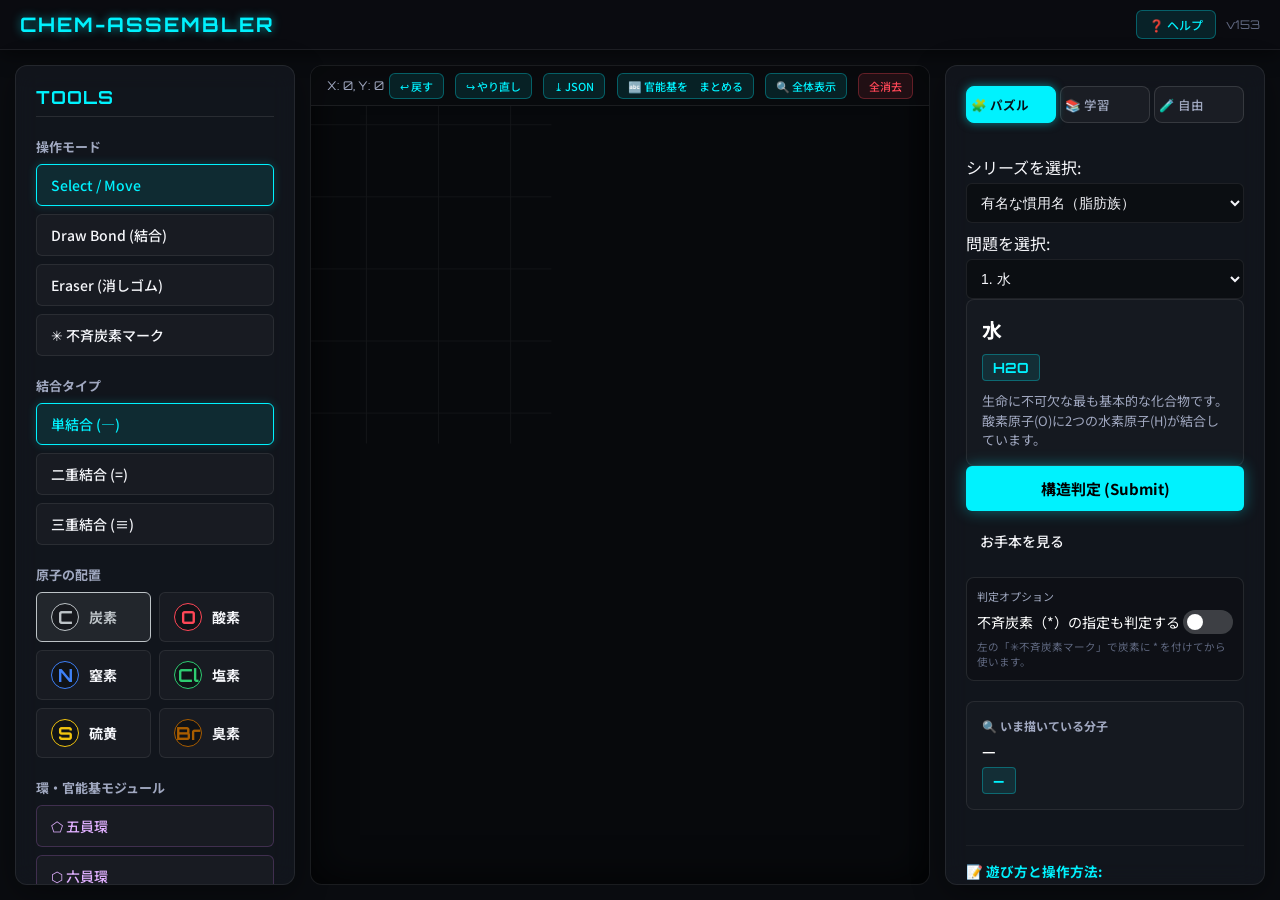
<file: index.html>
<!DOCTYPE html>
<html lang="ja">
<head>
    <meta charset="UTF-8">
    <meta name="viewport" content="width=device-width, initial-scale=1.0">
    <title>Chem-Assembler | 有機化学構造パズル</title>
    <link href="https://fonts.googleapis.com/css2?family=Orbitron:wght@400;700&family=Noto+Sans+JP:wght@300;400;700&display=swap" rel="stylesheet">
    <link rel="stylesheet" href="style.css?v=153">
    <script>
        // 予期しないJSエラーはUIをブロックするalertではなく、画面内トーストとconsoleに出す（開発方針 3.4章）
        window.onerror = function(message, source, lineno, colno, error) {
            console.error("JSエラー発生:", message, "\nファイル:", source, "行:", lineno, "\nスタック:", error ? error.stack : "(なし)");
            const resultDiv = document.getElementById('verify-result');
            if (resultDiv) {
                resultDiv.textContent = "エラーが発生しました: " + message + " (" + lineno + "行目)";
                resultDiv.className = 'result-message error';
                resultDiv.classList.remove('hidden');
            }
            return false;
        };
    </script>
</head>
<body>
    <div id="app-container">
        <!-- ヘッダー -->
        <header>
            <div class="logo">CHEM-ASSEMBLER</div>
            <button id="btn-help" class="view-btn" style="margin-left:auto; margin-right:10px; font-size:12px; padding:5px 12px;" title="操作ガイド（デモ再生）">❓ ヘルプ</button>
            <div class="version">v153</div>
        </header>

        <!-- スマホ用: 右パネル（お題・設定）シートのバックドロップ（P11 M1。開閉トグルはリボン内） -->
        <div id="sheet-backdrop" class="mobile-only"></div>

        <!-- メインコンテンツ領域 -->
        <main>
            <!-- 左パネル: ツールと原子パレット -->
            <section id="left-panel" class="glass-panel">
                <h2>TOOLS</h2>
                <div class="tool-group">
                    <h3>操作モード</h3>
                    <div class="grid-buttons">
                        <button id="btn-tool-select" class="tool-btn active" data-tool="select" data-tutorial="place-atom">Select / Move</button>
                        <button id="btn-tool-bond" class="tool-btn" data-tool="bond">Draw Bond (結合)</button>
                        <button id="btn-tool-erase" class="tool-btn" data-tool="erase" data-tutorial="bond-edit">Eraser (消しゴム)</button>
                        <button id="btn-asym-mark" class="tool-btn" title="ONにして不斉炭素（C）をクリックすると * を付けます">✳ 不斉炭素マーク</button>
                    </div>
                </div>

                <div class="tool-group" id="bond-type-group">
                    <h3>結合タイプ</h3>
                    <div class="grid-buttons">
                        <button id="btn-bond-single" class="bond-btn active" data-bond="1">単結合 (—)</button>
                        <button id="btn-bond-double" class="bond-btn" data-bond="2" data-tutorial="bond-edit">二重結合 (=)</button>
                        <button id="btn-bond-triple" class="bond-btn" data-bond="3">三重結合 (≡)</button>
                    </div>
                </div>

                <div class="tool-group">
                    <h3>原子の配置</h3>
                    <div class="atom-palette">
                        <button class="atom-btn atom-c active" data-atom="C"><span>C</span> 炭素</button>
                        <button class="atom-btn atom-o" data-atom="O"><span>O</span> 酸素</button>
                        <button class="atom-btn atom-n" data-atom="N"><span>N</span> 窒素</button>
                        <button class="atom-btn atom-cl" data-atom="Cl"><span>Cl</span> 塩素</button>
                        <button class="atom-btn atom-s" data-atom="S" title="硫黄は6価（スルホ基 -SO3H 用）として扱います。H2Sやチオール（2価のS）は正しく表現できません。"><span>S</span> 硫黄</button>
                        <button class="atom-btn atom-br" data-atom="Br"><span>Br</span> 臭素</button>
                    </div>
                </div>

                <div class="tool-group">
                    <h3>環・官能基モジュール</h3>
                    <div class="module-palette">
                        <button class="mod-btn" data-module="cyclopentane">⬠ 五員環</button>
                        <button class="mod-btn" data-module="cyclohexane">⬡ 六員環</button>
                        <button class="mod-btn" data-module="benzene" data-tutorial="ring-fusion">⌬ ベンゼン環</button>
                        <button class="mod-btn" data-module="n-ring">◯ 任意員環</button>
                        <button class="mod-btn" data-module="oh" data-tutorial="functional-group">-OH ヒドロキシ基</button>
                        <button class="mod-btn" data-module="cooh">-COOH カルボキシ基</button>
                        <button class="mod-btn" data-module="nh2">-NH₂ アミノ基</button>
                        <button class="mod-btn" data-module="no2">-NO₂ ニトロ基</button>
                        <button class="mod-btn" data-module="so3h" title="スルホ基。硫黄は6価として扱います">-SO₃H スルホ基</button>
                    </div>
                </div>
            </section>

            <!-- 中央パネル: SVGドラッグ＆ドロップ/描画キャンバス -->
            <section id="canvas-container">
                <div class="canvas-header">
                    <span id="coord-display">X: 0, Y: 0</span>
                    <button id="btn-undo" class="view-btn" title="元に戻す (Ctrl+Z)">↩ 戻す</button>
                    <button id="btn-redo" class="view-btn" title="やり直す (Ctrl+Y)">↪ やり直し</button>
                    <button id="btn-export-json" class="view-btn" title="現在の分子を問題データ(stages/reactions)用のJSONとしてクリップボードにコピーします（コンテンツ制作用）">⤓ JSON</button>
                    <button id="btn-condense" class="view-btn" title="-COOH や -NO₂ などの官能基を、1つのカードにまとめて表示します（作図データは変わりません）">🔤 官能基を　まとめる</button>
                    <button id="btn-reset-view" class="view-btn" data-tutorial="view-control">🔍 全体表示</button>
                    <button id="btn-clear-all" class="danger-btn">全消去</button>
                    <!-- スマホ用: 右パネル（お題・設定）シートの開閉トグル。縦ではfixedの浮動ボタン、
                         横ではリボン列の最下段として流し込む（P11-M3f） -->
                    <button id="mobile-sheet-toggle" class="mobile-only" aria-label="お題・設定パネルを開く">☰ お題・設定</button>
                </div>
                <div id="svg-wrapper">
                    <!-- SVGで分子をベクター描画 -->
                    <svg id="chem-svg" width="100%" height="100%" viewBox="0 0 800 600" xmlns="http://www.w3.org/2000/svg">
                        <!-- グリッド背景パターン -->
                        <defs>
                            <!-- グリッド間隔はスナップ格子 GRID_SIZE (game.js) = 42px と一致させること -->
                            <pattern id="grid-pattern" width="42" height="42" patternUnits="userSpaceOnUse">
                                <path d="M 42 0 L 0 0 0 42" fill="none" stroke="rgba(255, 255, 255, 0.05)" stroke-width="1"/>
                            </pattern>
                            <!-- 反応機構の巻矢印用の矢尻（pair=電子対の両羽 / single=単電子の片羽） -->
                            <marker id="arrow-head-pair" viewBox="0 0 10 10" refX="8" refY="5" markerWidth="6.5" markerHeight="6.5" orient="auto-start-reverse">
                                <path d="M 0 0 L 10 5 L 0 10 z" fill="#ff2a85"/>
                            </marker>
                            <marker id="arrow-head-single" viewBox="0 0 10 10" refX="8" refY="5" markerWidth="7" markerHeight="7" orient="auto-start-reverse">
                                <path d="M 0 0 L 10 5 L 2 5 z" fill="#ff2a85"/>
                            </marker>
                        </defs>
                        <rect width="100%" height="100%" fill="url(#grid-pattern)" />
                        
                        <!-- 結合線を描画するグループ -->
                        <g id="bonds-group"></g>
                        <!-- 原子（および自動水素）を描画するグループ -->
                        <g id="atoms-group"></g>
                        <!-- 反応機構モードの巻矢印を描画するグループ -->
                        <g id="arrows-group"></g>
                        <!-- 操作用インタラクティブ要素を描画するグループ -->
                        <g id="ui-group"></g>
                    </svg>
                    <!-- 異性体練習の答え合わせ（並べて比較）オーバーレイ（P12-1 調整） -->
                    <div id="ip-review-overlay" class="hidden"></div>
                </div>
                <!-- モバイル用: 右パネルが隠れていても化合物名が見えるチップ（パズル/自由。P11-M3c） -->
                <div id="mobile-name-chip" class="mobile-only"></div>
            </section>

            <!-- 右パネル: モード別のお題・道具（P10 M1） -->
            <section id="right-panel" class="glass-panel">
                <button id="sheet-close" class="mobile-only" aria-label="パネルを閉じる">✕ 閉じる</button>
                <!-- モード切替タブ -->
                <div id="mode-tabs">
                    <button class="mode-tab active" data-mode="puzzle" title="お題の分子を組んで正誤判定">🧩 パズル</button>
                    <button class="mode-tab" data-mode="learn" title="反応機構・チュートリアル・クイズで学ぶ">📚 学習</button>
                    <button class="mode-tab" data-mode="free" title="お題なしで自由に組んで反応・分析">🧪 自由</button>
                </div>

                <!-- ===== 🧩 パズルモード ===== -->
                <div data-modes="puzzle">
                    <div class="stage-select-box" style="display:flex; flex-direction:column; gap:8px;">
                        <div>
                            <label for="select-series">シリーズを選択:</label>
                            <select id="select-series" style="width:100%; margin-top:4px;"></select>
                        </div>
                        <div>
                            <label for="select-stage">問題を選択:</label>
                            <select id="select-stage" style="width:100%; margin-top:4px;"></select>
                        </div>
                    </div>

                    <div id="target-info" class="card">
                        <h3 id="target-name">酢酸</h3>
                        <div class="formula-badge" id="target-formula">CH₃COOH</div>
                        <p id="target-desc">お酢の主成分であり、ツンとする酸っぱい臭いの原因物質です。弱酸性を示します。</p>
                    </div>

                    <div class="action-box" style="display:flex; flex-direction:column; gap:10px;">
                        <button id="btn-verify" class="primary-btn">構造判定 (Submit)</button>
                        <button id="btn-show-target" class="secondary-btn" style="background:var(--color-bg); border:1px solid var(--color-cyan); color:var(--color-cyan); text-shadow:0 0 5px var(--color-cyan); cursor:pointer;">お手本を見る</button>
                        <!-- 判定オプション（P10 M2） -->
                        <div style="margin-top:6px; padding:10px; border:1px solid rgba(255,255,255,0.1); border-radius:8px; background:rgba(0,0,0,0.2);">
                            <div style="font-size:11px; color:var(--text-secondary); margin-bottom:6px;">判定オプション</div>
                            <div class="toggle-container" style="display:flex; align-items:center; justify-content:space-between;">
                                <span style="font-size:0.88rem; color:#fff;">不斉炭素（*）の指定も判定する</span>
                                <label class="switch" style="position:relative; display:inline-block; width:50px; height:24px; flex-shrink:0;">
                                    <input type="checkbox" id="check-judge-asymmetric" style="opacity:0; width:0; height:0;">
                                    <span class="slider" style="position:absolute; cursor:pointer; top:0; left:0; right:0; bottom:0; background-color:#ccc; transition:.4s; border-radius:34px;"></span>
                                </label>
                            </div>
                            <div style="font-size:10.5px; color:var(--text-muted); margin-top:5px; line-height:1.5;">左の「✳不斉炭素マーク」で炭素に * を付けてから使います。</div>
                        </div>
                    </div>
                </div>

                <!-- 判定結果・トースト表示（全モード共通） -->
                <div id="verify-result" class="result-message hidden"></div>

                <!-- ===== 📚 学習モード ===== -->
                <div data-modes="learn">
                    <div class="action-box" style="display:flex; flex-direction:column; gap:10px;">
                        <button id="btn-quiz" class="secondary-btn" style="background:var(--color-bg); border:1px solid var(--neon-purple); color:#e0b0ff; cursor:pointer;">🎓 同じ化合物？クイズ</button>
                        <button id="btn-naming" class="secondary-btn" style="background:var(--color-bg); border:1px solid var(--neon-purple); color:#e0b0ff; cursor:pointer;">📝 命名クイズ</button>
                    </div>
                    <!-- 異性体の書き出し練習（DESIGN_isomer_practice.md P12-1） -->
                    <div id="isomer-practice-card" class="card" style="gap:8px;">
                        <h3 style="font-size:13px; color:var(--text-secondary);">✏️ 異性体の書き出し練習</h3>
                        <div id="ip-body"></div>
                    </div>
                    <!-- 反応機構ビューア（DESIGN_reaction_mechanism.md） -->
                    <div id="reaction-box" class="card">
                    <h3 style="font-size:13px; color:var(--text-secondary);">⚗️ 反応機構ビューア</h3>
                    <div class="toggle-container" style="display:flex; align-items:center; justify-content:space-between; padding:8px 10px; border:1px solid rgba(255,255,255,0.1); border-radius:8px; background:rgba(0,0,0,0.2);">
                        <span style="font-size:0.9rem; color:#fff;">反応機構モード</span>
                        <label class="switch" style="position:relative; display:inline-block; width:50px; height:24px;">
                            <input type="checkbox" id="check-reaction-mode" style="opacity:0; width:0; height:0;">
                            <span class="slider" style="position:absolute; cursor:pointer; top:0; left:0; right:0; bottom:0; background-color:#ccc; transition:.4s; border-radius:34px;"></span>
                        </label>
                    </div>
                    <select id="select-reaction" style="width:100%;"></select>
                    <div id="reaction-controls" style="display:flex; gap:6px; justify-content:center;">
                        <button id="btn-rx-restart" class="view-btn" title="最初から">🔄</button>
                        <button id="btn-rx-prev" class="view-btn" title="前のステップ">⏮</button>
                        <button id="btn-rx-play" class="view-btn" title="再生 / 一時停止">▶</button>
                        <button id="btn-rx-next" class="view-btn" title="次のステップ">⏭</button>
                    </div>
                    <div id="reaction-step-label" style="text-align:center; font-size:11px; color:var(--text-muted); font-family:var(--font-code);"></div>
                    <p id="reaction-caption" style="font-size:12px; color:var(--text-secondary); line-height:1.5; min-height:1em; margin:0;"></p>
                    <button id="btn-rx-predict" class="primary-btn" style="padding:8px; font-size:13px;">🎯 生成物を予測する</button>
                    <button id="btn-rx-judge" class="primary-btn hidden" style="padding:8px; font-size:13px;">予測を判定</button>
                    <button id="btn-rx-cancel-predict" class="view-btn hidden" style="width:100%;">予測をやめて再生に戻る</button>
                    </div>
                </div>

                <!-- 化合物名・分子式のライブ表示（P7-6。パズル＝補助 / 自由＝主役） -->
                <div id="compound-info" class="card" data-modes="puzzle free" style="gap:6px;">
                    <h3 style="font-size:12px; color:var(--text-secondary);">🔍 いま描いている分子</h3>
                    <div id="compound-name" style="font-size:15px; color:#fff; font-weight:bold;">—</div>
                    <div id="compound-formula" class="formula-badge">—</div>
                </div>

                <!-- ===== 🧪 自由モード ===== -->
                <div data-modes="free">
                    <!-- この分子の反応（P9-1: プロパティ表示・反応実行・名称呼び出し） -->
                    <div id="reaction-card" class="card" style="gap:6px;">
                        <h3 style="font-size:12px; color:var(--text-secondary);">⚗ この分子の反応</h3>
                        <div id="molecule-props" style="font-size:12px; line-height:1.5; color:var(--text-primary);">分子を作図するか、下の検索から呼び出すと分類が表示されます。</div>
                        <div id="reaction-actions" style="display:flex; flex-direction:column; gap:5px;"></div>
                        <button id="btn-isomers" class="view-btn" style="font-size:12px; padding:6px 8px;">📚 同じ分子式の異性体を調べる</button>
                        <button id="btn-stereo" class="view-btn" style="font-size:12px; padding:6px 8px;">🧊 立体で見る（くさび図）</button>
                        <label style="font-size:11px; color:var(--text-secondary);">名称から分子を呼び出す:
                            <input id="summon-input" list="summon-list" data-tutorial="reaction" placeholder="例: エタノール"
                                   style="width:100%; margin-top:4px; padding:5px; background:rgba(0,0,0,0.3); color:var(--text-primary); border:1px solid var(--border-color); border-radius:4px;">
                            <datalist id="summon-list"></datalist>
                        </label>
                    </div>
                </div>

                <div class="hint-box" style="margin-top: 15px; font-size: 0.85rem; line-height: 1.5; color: var(--text-secondary);">
                    <h4 style="color: var(--neon-blue); margin-bottom: 8px;">📝 遊び方と操作方法:</h4>
                    <ul style="padding-left: 18px; margin: 0; display: flex; flex-direction: column; gap: 6px;">
                        <li><strong>原子の配置</strong>：元素（C, O等）を選択し、キャンバス上の半透明プレビューの箇所をクリックして確定配置します。複数の原子と隣接できる位置では、プレビューに表示された結合が<strong>すべて</strong>作られます（環を閉じられます。不要な結合は右クリックで削除）。環の原子に2本目の側鎖を付けると、1本目と対称（±30°）に自動で振り分けられます（オレンジの点線が移動先）。</li>
                        <li><strong>原子・結合の削除</strong>：
                            <ul style="padding-left: 15px; margin: 4px 0 0 0; list-style-type: circle;">
                                <li>原子または結合線を<strong>「右クリック」</strong>します（PCで最もすばやく消去できます）。</li>
                                <li>または、現在選択中の元素と<strong>「同じ元素を重ねてクリック」</strong>します。</li>
                                <li>または、ツールバーの<strong>「消しゴム（Erase）」</strong>を選択して、原子や結合線をクリック（タップ）します。</li>
                                <li><strong>タッチ操作</strong>：結合線を<strong>長押し（約0.5秒）</strong>または<strong>すばやく2回タップ</strong>しても削除できます。</li>
                            </ul>
                        </li>
                        <li><strong>結合を繋ぐ・次数変更</strong>：
                            <ul style="padding-left: 15px; margin: 4px 0 0 0; list-style-type: circle;">
                                <li>「結合を描く（Draw Bond）」を選択し、原子から隣の原子へドラッグして繋ぎます。</li>
                                <li>既存の結合線をシングルクリックすると、次数がトグル（単結合➔二重結合➔三重結合）で変わります。</li>
                                <li><strong>結合線を軸方向にドラッグ</strong>すると結合を<strong>伸縮</strong>できます（グリッド単位）。スペースが足りないときは伸ばして空間を作ってから枝を付けます。環につながる結合を伸ばすと環ごと移動します（環の内部の結合は伸縮不可）。</li>
                            </ul>
                        </li>
                        <li><strong>不斉炭素の指定</strong>：
                            <ul style="padding-left: 15px; margin: 4px 0 0 0; list-style-type: circle;">
                                <li>「不斉炭素マークモード」をONにして、不斉炭素（C）をクリックして <span style="color:var(--neon-pink);">*</span> を付けます。</li>
                            </ul>
                        </li>
                        <li><strong>元に戻す / やり直し</strong>：Ctrl+Z で元に戻す、Ctrl+Y（または Ctrl+Shift+Z）でやり直しできます。</li>
                        <li><strong>硫黄（S）についての注意</strong>：本アプリのSは<strong>6価（スルホ基 -SO₃H 用）</strong>として扱います。H₂Sやチオールなど2価のS化合物は正しく表現できません。</li>
                    </ul>
                </div>
            </section>
        </main>
    </div>

    <!-- 勝利モーダル -->
    <div id="win-modal" class="modal-overlay hidden">
        <div class="modal-content">
            <h2 class="neon-text animate-pulse">🎉 CLEAR!</h2>
            <p>分子構造が正しく組み立てられました！</p>
            <div id="win-mol-details" class="card"></div>
            <button id="btn-next-stage" class="primary-btn">次のステージへ</button>
        </div>
    </div>

    <!-- お手本モーダル -->
    <div id="target-modal" class="modal-overlay hidden">
        <div class="modal-content" style="max-width: 450px; text-align: center;">
            <h2 class="neon-text" style="color:var(--color-cyan); text-shadow:0 0 10px var(--color-cyan);">🔬 お手本（正解構造）</h2>
            <p>※結合している水素(H)は自動的に描画されます。</p>
            <div id="target-svg-wrapper" style="width: 320px; height: 320px; margin: 20px auto; border: 1px solid rgba(255,255,255,0.15); border-radius: 12px; background: rgba(15,20,28,0.85); box-shadow: inset 0 0 20px rgba(0,0,0,0.6);">
                <svg id="target-svg" width="100%" height="100%" viewBox="0 0 400 400" xmlns="http://www.w3.org/2000/svg">
                    <g id="target-bonds"></g>
                    <g id="target-atoms"></g>
                </svg>
            </div>
            <button id="btn-close-target" class="primary-btn">閉じる</button>
        </div>
    </div>

    <!-- 同じ化合物？クイズモーダル（P8-3） -->
    <div id="quiz-modal" class="modal-overlay hidden">
        <div class="modal-content" style="max-width: 780px;">
            <h2 class="neon-text" style="color:#e0b0ff; text-shadow:0 0 10px var(--neon-purple); font-size:24px;">🎓 同じ化合物？</h2>
            <p style="font-size:13px; color:var(--text-secondary);">2つの図は同じ化合物ですか？（水素は自動補完で描かれています）</p>
            <div style="display:flex; gap:14px; justify-content:center; flex-wrap:wrap; font-size:12px; color:var(--text-secondary);">
                <label>出題範囲: <select id="quiz-series" style="padding:4px; background:rgba(0,0,0,0.3); color:var(--text-primary); border:1px solid var(--border-color); border-radius:4px;"></select></label>
                <label>崩し方: <select id="quiz-strength" style="padding:4px; background:rgba(0,0,0,0.3); color:var(--text-primary); border:1px solid var(--border-color); border-radius:4px;">
                    <option value="0">弱（回転・反転のみ）</option>
                    <option value="1" selected>標準</option>
                    <option value="2">強</option>
                </select></label>
            </div>
            <div style="display:flex; gap:12px; justify-content:center; flex-wrap:wrap;">
                <svg id="quiz-svg-a" width="320" height="250" style="background:rgba(15,20,28,0.85); border:1px solid rgba(255,255,255,0.15); border-radius:12px;">
                    <g class="quiz-bonds"></g><g class="quiz-atoms"></g>
                </svg>
                <svg id="quiz-svg-b" width="320" height="250" style="background:rgba(15,20,28,0.85); border:1px solid rgba(255,255,255,0.15); border-radius:12px;">
                    <g class="quiz-bonds"></g><g class="quiz-atoms"></g>
                </svg>
            </div>
            <div style="display:flex; gap:10px;">
                <button id="btn-quiz-same" class="primary-btn">同じ</button>
                <button id="btn-quiz-diff" class="primary-btn" style="background:var(--neon-orange); box-shadow:0 0 15px rgba(255,165,2,0.4);">違う</button>
            </div>
            <div id="quiz-result" style="min-height:3.2em; font-size:13px; line-height:1.5; text-align:left; white-space:pre-line;"></div>
            <div style="display:flex; gap:10px;">
                <button id="btn-quiz-next" class="view-btn" style="flex:1; padding:10px;">▶ 次の問題</button>
                <button id="btn-quiz-close" class="view-btn" style="flex:1; padding:10px;">閉じる</button>
            </div>
            <div id="quiz-score" style="font-size:12px; color:var(--text-muted); font-family:var(--font-code);"></div>
        </div>
    </div>

    <!-- 立体対照ビューモーダル（P7-5-M1: sp3炭素の局所くさび図） -->
    <div id="stereo-modal" class="modal-overlay hidden">
        <div class="modal-content" style="max-width: 430px;">
            <h2 class="neon-text" style="font-size:21px; color:var(--color-cyan); text-shadow:0 0 10px var(--color-cyan);">🧊 実際の立体構造（くさび形表記）</h2>
            <svg id="stereo-svg" width="330" height="300" viewBox="-165 -150 330 300" style="background:rgba(15,20,28,0.85); border:1px solid rgba(255,255,255,0.15); border-radius:12px; max-width:100%;"></svg>
            <p id="stereo-caption" style="font-size:12.5px; color:var(--text-secondary); line-height:1.6; text-align:left; white-space:pre-line; margin:0;"></p>
            <button id="btn-stereo-close" class="primary-btn">閉じる</button>
        </div>
    </div>

    <!-- チュートリアル（P9-6）: FAQ一覧・検索・デバイス切替 -->
    <div id="tutorial-modal" class="modal-overlay hidden">
        <div class="modal-content" style="max-width: 500px;">
            <h2 class="neon-text" style="font-size:20px; color:var(--color-cyan); text-shadow:0 0 10px var(--color-cyan);">❓ 操作ガイド</h2>
            <div style="display:flex; gap:8px; width:100%;">
                <input id="tutorial-search" placeholder="検索（例: 縮合、切断）" style="flex:1; padding:6px 8px; background:rgba(0,0,0,0.3); color:var(--text-primary); border:1px solid var(--border-color); border-radius:4px;">
                <select id="tutorial-device" title="操作デバイス（字幕の文言が変わります）" style="padding:6px; background:rgba(0,0,0,0.3); color:var(--text-primary); border:1px solid var(--border-color); border-radius:4px;">
                    <option value="mouse">マウス</option>
                    <option value="trackpad">タッチパッド</option>
                    <option value="touch">タッチパネル</option>
                </select>
            </div>
            <div id="tutorial-list" style="display:flex; flex-direction:column; gap:6px; width:100%; max-height:55vh; overflow-y:auto;"></div>
            <p style="font-size:11px; color:var(--text-muted); margin:0;">デモは実際のキャンバス上で再生されます。再生前の作図は終了時に復元されます（Escで中断できます）。</p>
            <button id="btn-tutorial-close" class="primary-btn">閉じる</button>
        </div>
    </div>

    <!-- 学習ビュー: 構造異性体の列挙と解説（P9-3） -->
    <div id="learn-modal" class="modal-overlay hidden">
        <div class="modal-content" style="max-width: 480px;">
            <h2 id="learn-title" class="neon-text" style="font-size:20px; color:var(--color-cyan); text-shadow:0 0 10px var(--color-cyan);">構造異性体</h2>
            <div id="learn-body" style="text-align:left; max-height:60vh; overflow-y:auto; width:100%;"></div>
            <button id="btn-learn-close" class="primary-btn">閉じる</button>
        </div>
    </div>

    <!-- 任意員環の員数選択モーダル（P7-4: prompt撲滅） -->
    <div id="nring-modal" class="modal-overlay hidden">
        <div class="modal-content" style="max-width: 360px;">
            <h2 class="neon-text" style="font-size:22px; color:var(--neon-blue); text-shadow:0 0 10px var(--neon-blue);">◯ 環の員数を選択</h2>
            <div id="nring-choices" style="display:grid; grid-template-columns:repeat(3, 1fr); gap:8px;">
                <!-- 3〜8員環のボタンをJSで生成 -->
            </div>
            <button id="btn-nring-cancel" class="view-btn" style="padding:10px;">キャンセル</button>
        </div>
    </div>

    <!-- 命名クイズモーダル（P8-4） -->
    <div id="naming-modal" class="modal-overlay hidden">
        <div class="modal-content" style="max-width: 560px;">
            <h2 class="neon-text" style="color:#e0b0ff; text-shadow:0 0 10px var(--neon-purple); font-size:24px;">📝 この化合物の名前は？</h2>
            <p style="font-size:13px; color:var(--text-secondary);">わざと崩した描き方をしています。つながり方を読み取って名前を選んでください（水素は自動補完で描かれています）。</p>
            <div style="display:flex; gap:14px; justify-content:center; flex-wrap:wrap; font-size:12px; color:var(--text-secondary);">
                <label>出題範囲: <select id="naming-series" style="padding:4px; background:rgba(0,0,0,0.3); color:var(--text-primary); border:1px solid var(--border-color); border-radius:4px;"></select></label>
                <label>崩し方: <select id="naming-strength" style="padding:4px; background:rgba(0,0,0,0.3); color:var(--text-primary); border:1px solid var(--border-color); border-radius:4px;">
                    <option value="0">弱（回転・反転のみ）</option>
                    <option value="1" selected>標準</option>
                    <option value="2">強</option>
                </select></label>
            </div>
            <svg id="naming-svg" width="420" height="270" style="background:rgba(15,20,28,0.85); border:1px solid rgba(255,255,255,0.15); border-radius:12px; max-width:100%;">
                <g class="quiz-bonds"></g><g class="quiz-atoms"></g>
            </svg>
            <div id="naming-choices" style="display:grid; grid-template-columns:1fr 1fr; gap:8px;"></div>
            <div id="naming-result" style="min-height:3.2em; font-size:13px; line-height:1.5; text-align:left; white-space:pre-line;"></div>
            <div style="display:flex; gap:10px;">
                <button id="btn-naming-next" class="view-btn" style="flex:1; padding:10px;">▶ 次の問題</button>
                <button id="btn-naming-close" class="view-btn" style="flex:1; padding:10px;">閉じる</button>
            </div>
            <div id="naming-score" style="font-size:12px; color:var(--text-muted); font-family:var(--font-code);"></div>
        </div>
    </div>

    <!-- スクリプトの読み込み -->
    <script src="chemistry.js?v=153"></script>
    <script src="game.js?v=153"></script>
    <script src="reaction.js?v=153"></script>
    <script src="quiz.js?v=153"></script>
    <script src="stereo.js?v=153"></script>
    <script src="reactor.js?v=153"></script>
    <script src="learn.js?v=153"></script>
    <script src="tutorial.js?v=153"></script>
</body>
</html>
</file>
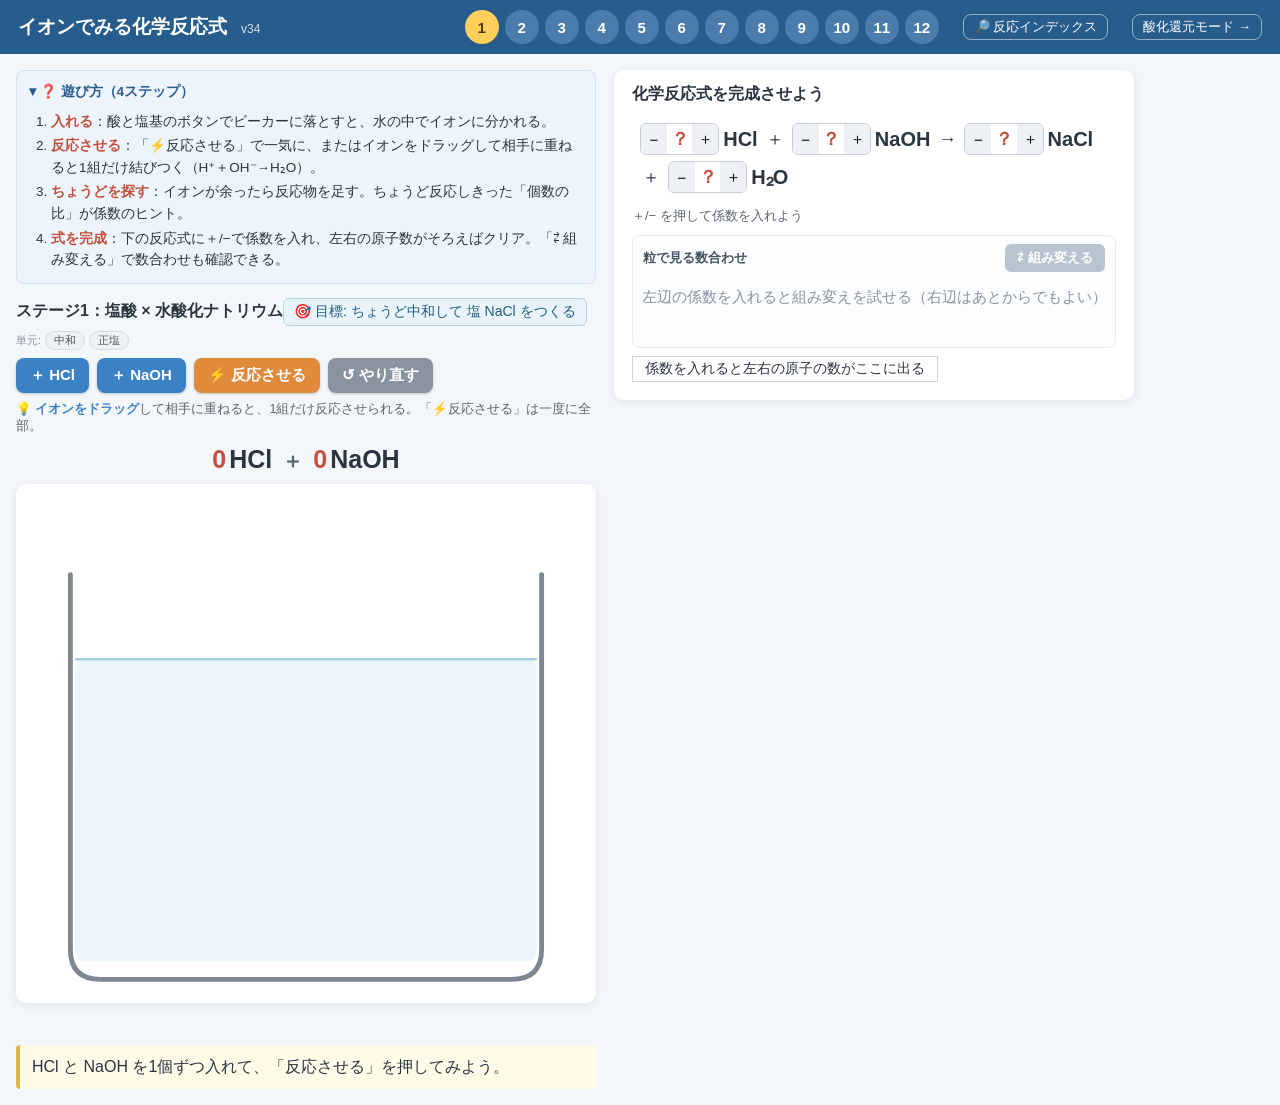
<file: ion-equation/index.html>
<!DOCTYPE html>
<html lang="ja">
<head>
<meta charset="UTF-8">
<meta name="viewport" content="width=device-width, initial-scale=1.0">
<title>イオンでみる化学反応式</title>
<link rel="stylesheet" href="style.css?v=34">
</head>
<body>
<header>
  <h1>イオンでみる化学反応式</h1>
  <div class="version">v34</div>
  <nav id="stageNav"></nav>
  <a class="modeLink" href="library.html">🔎 反応インデックス</a>
  <a class="modeLink" href="redox.html">酸化還元モード →</a>
</header>
<main>
  <section id="labPane">
    <details class="howto" id="howto" open>
      <summary>❓ 遊び方（4ステップ）</summary>
      <ol>
        <li><b>入れる</b>：酸と塩基のボタンでビーカーに落とすと、水の中でイオンに分かれる。</li>
        <li><b>反応させる</b>：「⚡反応させる」で一気に、またはイオンをドラッグして相手に重ねると1組だけ結びつく（H⁺＋OH⁻→H₂O）。</li>
        <li><b>ちょうどを探す</b>：イオンが余ったら反応物を足す。ちょうど反応しきった「個数の比」が係数のヒント。</li>
        <li><b>式を完成</b>：下の反応式に＋/−で係数を入れ、左右の原子数がそろえばクリア。「⇄ 組み変える」で数合わせも確認できる。</li>
      </ol>
    </details>
    <div id="stageTitle"></div>
    <div id="toolbar"></div>
    <div class="hint">💡 <b>イオンをドラッグ</b>して相手に重ねると、1組だけ反応させられる。「⚡反応させる」は一度に全部。</div>
    <div id="addedFormula" class="addedFormula" aria-label="投入した反応物の数"></div>
    <svg id="beaker" viewBox="0 0 480 430" role="img" aria-label="ビーカーの中のイオン"></svg>
    <div id="ionCounts"></div>
    <div id="msg"></div>
  </section>
  <section id="eqPane">
    <h2>化学反応式を完成させよう</h2>
    <div id="equation"></div>
    <div id="eqMsg"></div>
    <div id="recombineWrap">
      <div class="recombineHead">粒で見る数合わせ<button id="recombineBtn">⇄ 組み変える</button></div>
      <svg id="recombine" viewBox="0 0 300 30"></svg>
      <div id="recombineMsg"></div>
    </div>
    <table id="tally"></table>
    <div id="netion" hidden></div>
    <div id="clearBanner" hidden></div>
  </section>
</main>
<script src="library.js?v=34"></script>
<script src="model.js?v=34"></script>
<script src="app.js?v=34"></script>
</body>
</html>
</file>
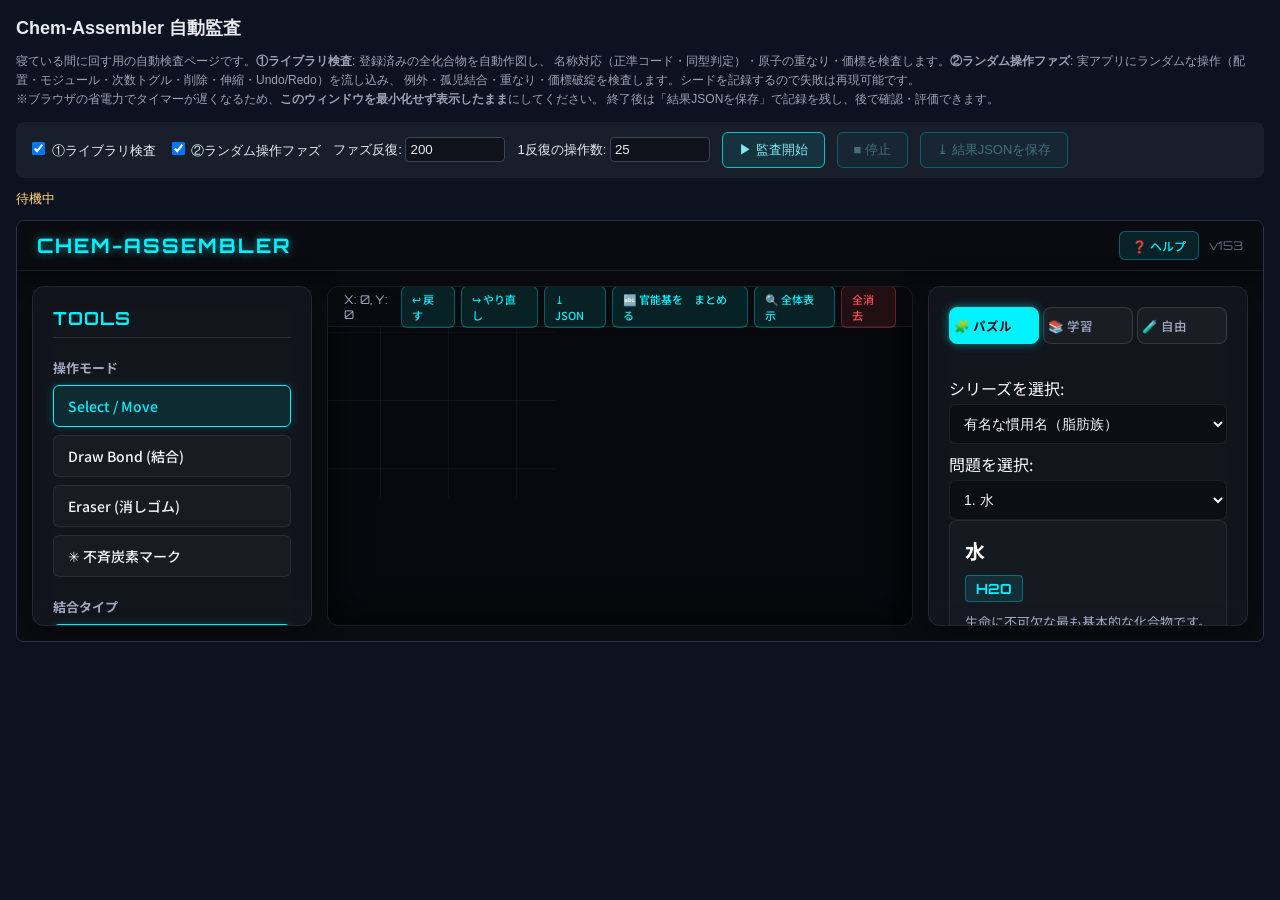
<file: audit.html>
<!DOCTYPE html>
<html lang="ja">
<head>
    <meta charset="UTF-8">
    <meta name="viewport" content="width=device-width, initial-scale=1.0">
    <title>Chem-Assembler 自動監査（夜間実行用）</title>
    <style>
        body { font-family: "Noto Sans JP", sans-serif; background: #0d1220; color: #e8eaf0; margin: 0; padding: 16px; }
        h1 { font-size: 18px; margin: 0 0 4px; }
        .note { font-size: 12px; color: #9aa3b5; margin-bottom: 12px; line-height: 1.6; }
        .controls { display: flex; flex-wrap: wrap; gap: 12px; align-items: center; margin-bottom: 12px;
                    background: rgba(255,255,255,0.05); padding: 10px 12px; border-radius: 8px; }
        .controls label { font-size: 13px; }
        .controls input[type="number"] { width: 90px; padding: 4px; background: rgba(0,0,0,0.4);
                    color: #e8eaf0; border: 1px solid #3a4358; border-radius: 4px; }
        button { padding: 8px 16px; border-radius: 6px; border: 1px solid #00c2cc; background: rgba(0,194,204,0.12);
                 color: #7fe8ef; cursor: pointer; font-size: 13px; }
        button:disabled { opacity: 0.4; cursor: default; }
        #progress { font-size: 13px; color: #ffd479; min-height: 1.4em; margin-bottom: 8px; font-family: monospace; }
        #summary { font-size: 15px; font-weight: bold; margin-bottom: 8px; }
        #summary.pass { color: #4ade80; }
        #summary.fail { color: #f87171; }
        #results { list-style: none; padding: 0; margin: 0 0 12px; font-size: 12px; font-family: monospace; }
        #results li { padding: 3px 8px; border-left: 3px solid #333; margin-bottom: 2px; word-break: break-all; }
        #results li.ok { border-color: #4ade80; color: #9ca3af; }
        #results li.fail { border-color: #f87171; color: #fca5a5; background: rgba(248,113,113,0.08); }
        #frame-wrap { border: 1px solid #2a3348; border-radius: 8px; overflow: hidden; height: 420px; }
        iframe { width: 100%; height: 100%; border: 0; }
    </style>
</head>
<body>
    <h1>Chem-Assembler 自動監査</h1>
    <p class="note">
        寝ている間に回す用の自動検査ページです。<b>①ライブラリ検査</b>: 登録済みの全化合物を自動作図し、
        名称対応（正準コード・同型判定）・原子の重なり・価標を検査します。<b>②ランダム操作ファズ</b>:
        実アプリにランダムな操作（配置・モジュール・次数トグル・削除・伸縮・Undo/Redo）を流し込み、
        例外・孤児結合・重なり・価標破綻を検査します。シードを記録するので失敗は再現可能です。<br>
        ※ブラウザの省電力でタイマーが遅くなるため、<b>このウィンドウを最小化せず表示したまま</b>にしてください。
        終了後は「結果JSONを保存」で記録を残し、後で確認・評価できます。
    </p>
    <div class="controls">
        <label><input type="checkbox" id="mode-library" checked> ①ライブラリ検査</label>
        <label><input type="checkbox" id="mode-fuzz" checked> ②ランダム操作ファズ</label>
        <label>ファズ反復: <input type="number" id="fuzz-iterations" value="200" min="1" max="100000"></label>
        <label>1反復の操作数: <input type="number" id="fuzz-ops" value="25" min="1" max="200"></label>
        <button id="btn-start">▶ 監査開始</button>
        <button id="btn-stop" disabled>■ 停止</button>
        <button id="btn-download" disabled>⤓ 結果JSONを保存</button>
    </div>
    <div id="progress">待機中</div>
    <div id="summary"></div>
    <ul id="results"></ul>
    <div id="frame-wrap"><iframe id="audit-frame" src="index.html?v=153"></iframe></div>
    <script src="audit.js?v=153"></script>
</body>
</html>
</file>
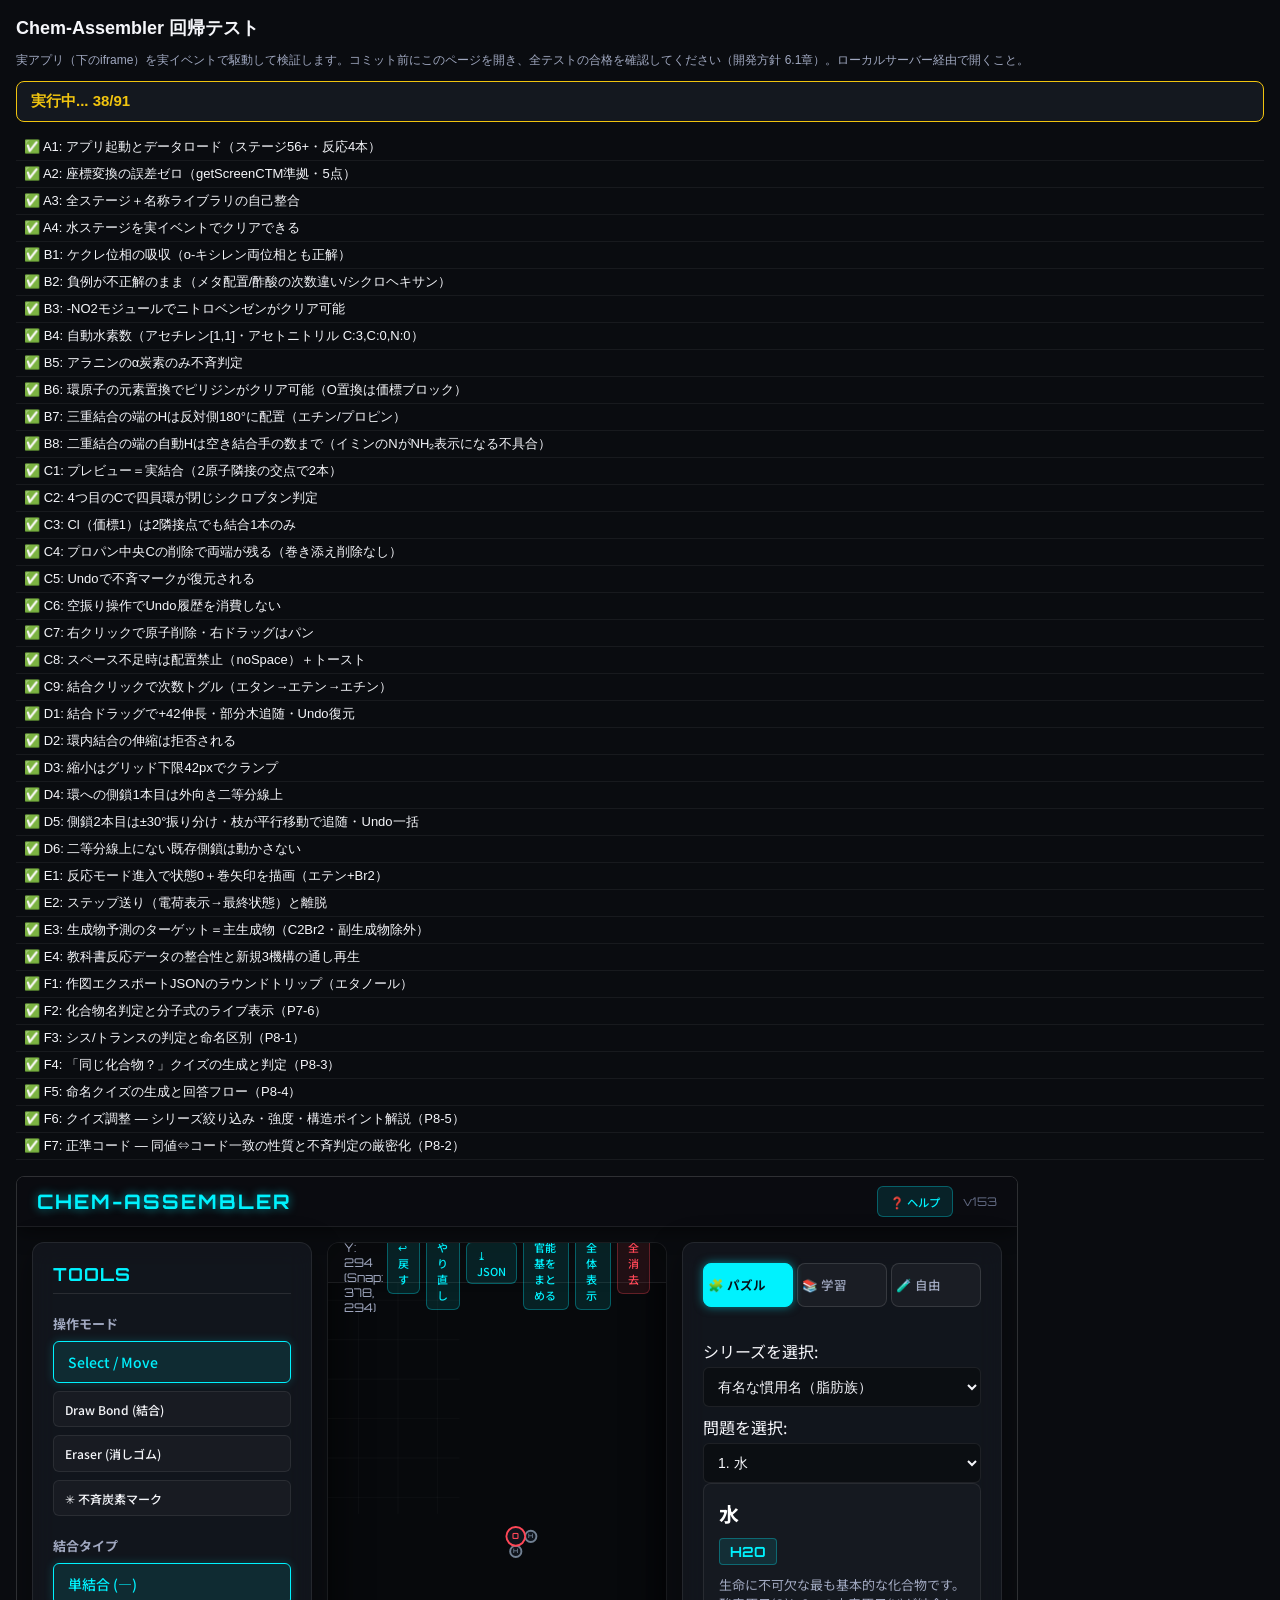
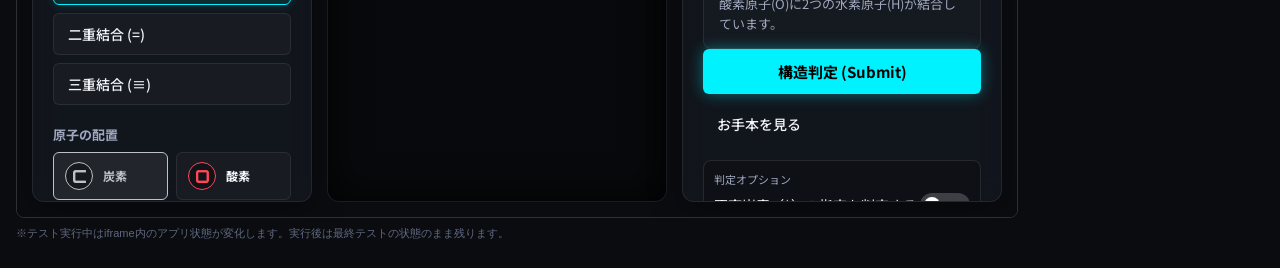
<file: test.html>
<!DOCTYPE html>
<html lang="ja">
<head>
    <meta charset="UTF-8">
    <title>Chem-Assembler 回帰テスト</title>
    <style>
        body { font-family: "Noto Sans JP", sans-serif; background: #0a0c10; color: #f5f6fa; margin: 0; padding: 16px; }
        h1 { font-size: 18px; margin: 0 0 4px 0; }
        .note { color: #a0a8c0; font-size: 12px; margin-bottom: 12px; }
        #summary { font-size: 15px; font-weight: bold; padding: 10px 14px; border-radius: 8px; margin-bottom: 12px; background: #14181f; }
        #summary.pass { border: 1px solid #2ecc71; color: #2ecc71; }
        #summary.fail { border: 1px solid #ff4757; color: #ff4757; }
        #summary.running { border: 1px solid #f1c40f; color: #f1c40f; }
        #results { list-style: none; padding: 0; margin: 0 0 16px 0; font-size: 13px; }
        #results li { padding: 4px 8px; border-bottom: 1px solid rgba(255,255,255,0.06); }
        #results li.pass::before { content: "✅ "; }
        #results li.fail::before { content: "❌ "; }
        #results li.fail { color: #ff6b7a; }
        #results .detail { color: #a0a8c0; font-size: 12px; margin-left: 24px; display: block; }
        #app-frame { width: 1000px; height: 640px; max-width: 100%; border: 1px solid rgba(255,255,255,0.15); border-radius: 8px; }
        .frame-note { color: #606880; font-size: 11px; margin-top: 4px; }
    </style>
</head>
<body>
    <h1>Chem-Assembler 回帰テスト</h1>
    <p class="note">実アプリ（下のiframe）を実イベントで駆動して検証します。コミット前にこのページを開き、全テストの合格を確認してください（開発方針 6.1章）。ローカルサーバー経由で開くこと。</p>
    <div id="summary" class="running">読み込み中...</div>
    <ul id="results"></ul>
    <iframe id="app-frame" src="index.html?v=153"></iframe>
    <p class="frame-note">※テスト実行中はiframe内のアプリ状態が変化します。実行後は最終テストの状態のまま残ります。</p>
    <script src="tests.js?v=153"></script>
</body>
</html>
</file>
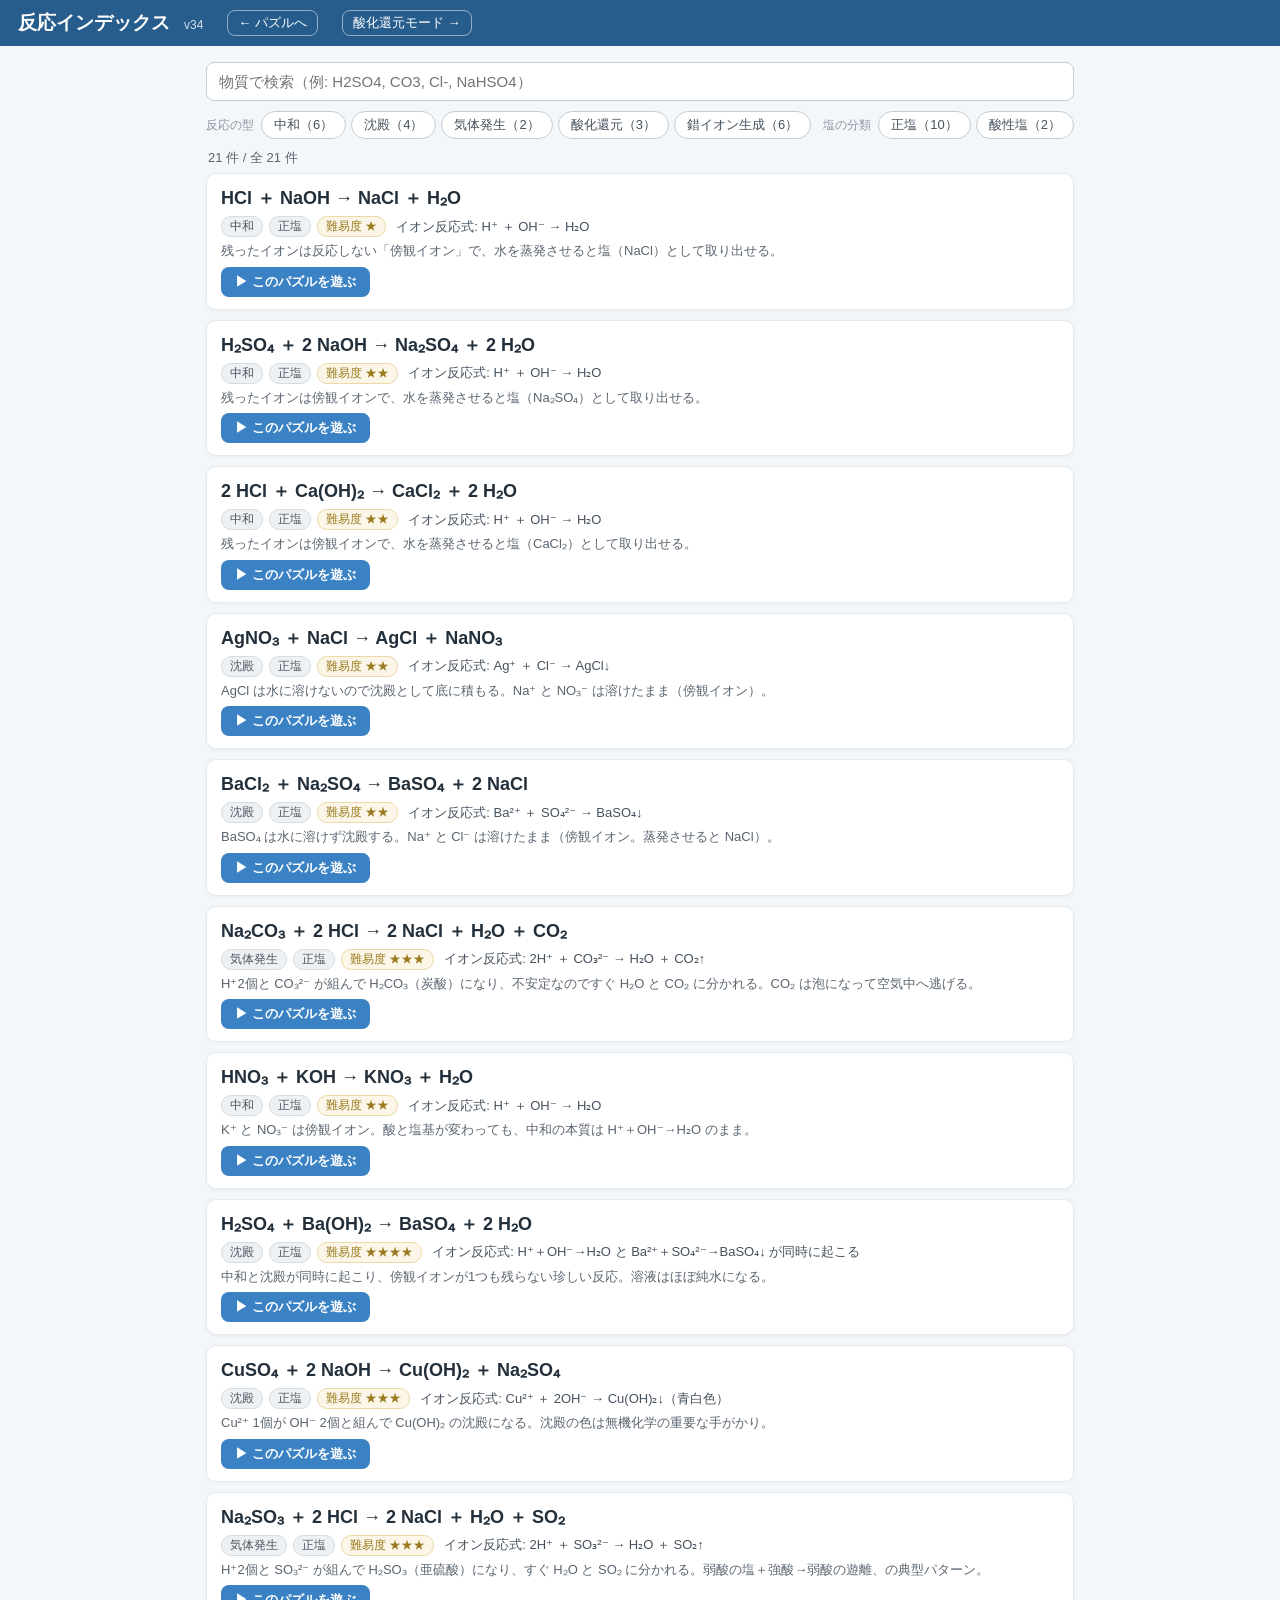
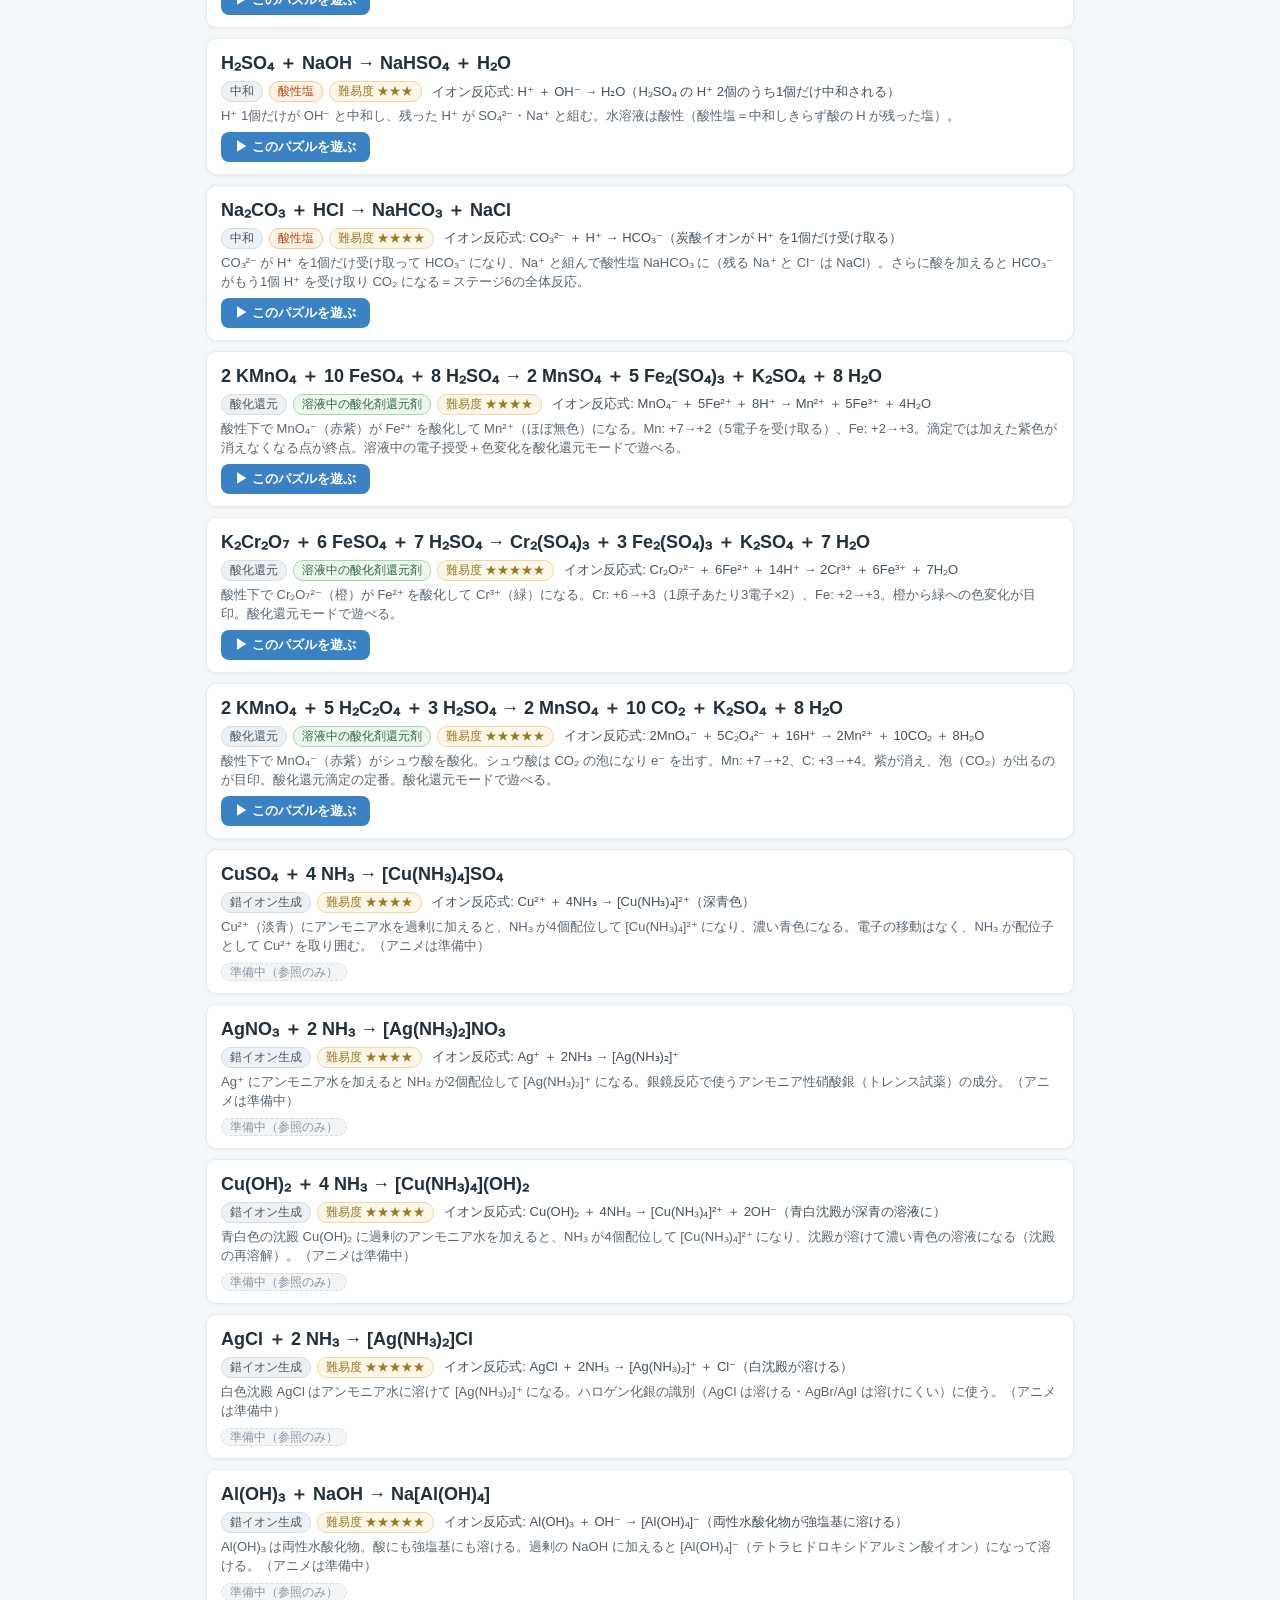
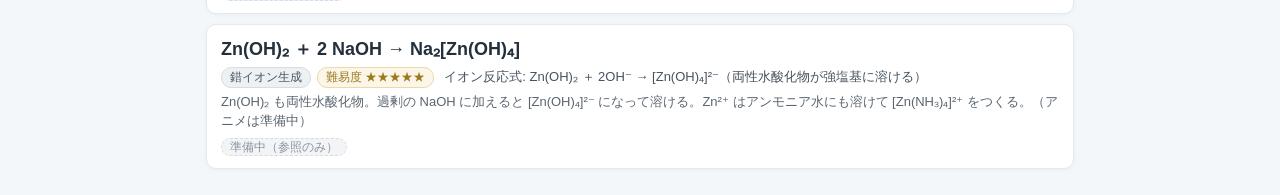
<file: ion-equation/library.html>
<!DOCTYPE html>
<html lang="ja">
<head>
<meta charset="UTF-8">
<meta name="viewport" content="width=device-width, initial-scale=1.0">
<title>反応インデックス｜イオンでみる化学反応式</title>
<link rel="stylesheet" href="style.css?v=34">
</head>
<body>
<header>
  <h1>反応インデックス</h1>
  <div class="version">v34</div>
  <a class="modeLink" href="index.html">← パズルへ</a>
  <a class="modeLink" href="redox.html">酸化還元モード →</a>
</header>
<main class="libMain">
  <section id="libControls">
    <input id="libSearch" type="search" placeholder="物質で検索（例: H2SO4, CO3, Cl-, NaHSO4）" autocomplete="off">
    <div id="libFilters"></div>
  </section>
  <div id="libCount"></div>
  <ul id="libList"></ul>
</main>
<script src="library.js?v=34"></script>
<script src="model.js?v=34"></script>
<script src="library-ui.js?v=34"></script>
</body>
</html>
</file>
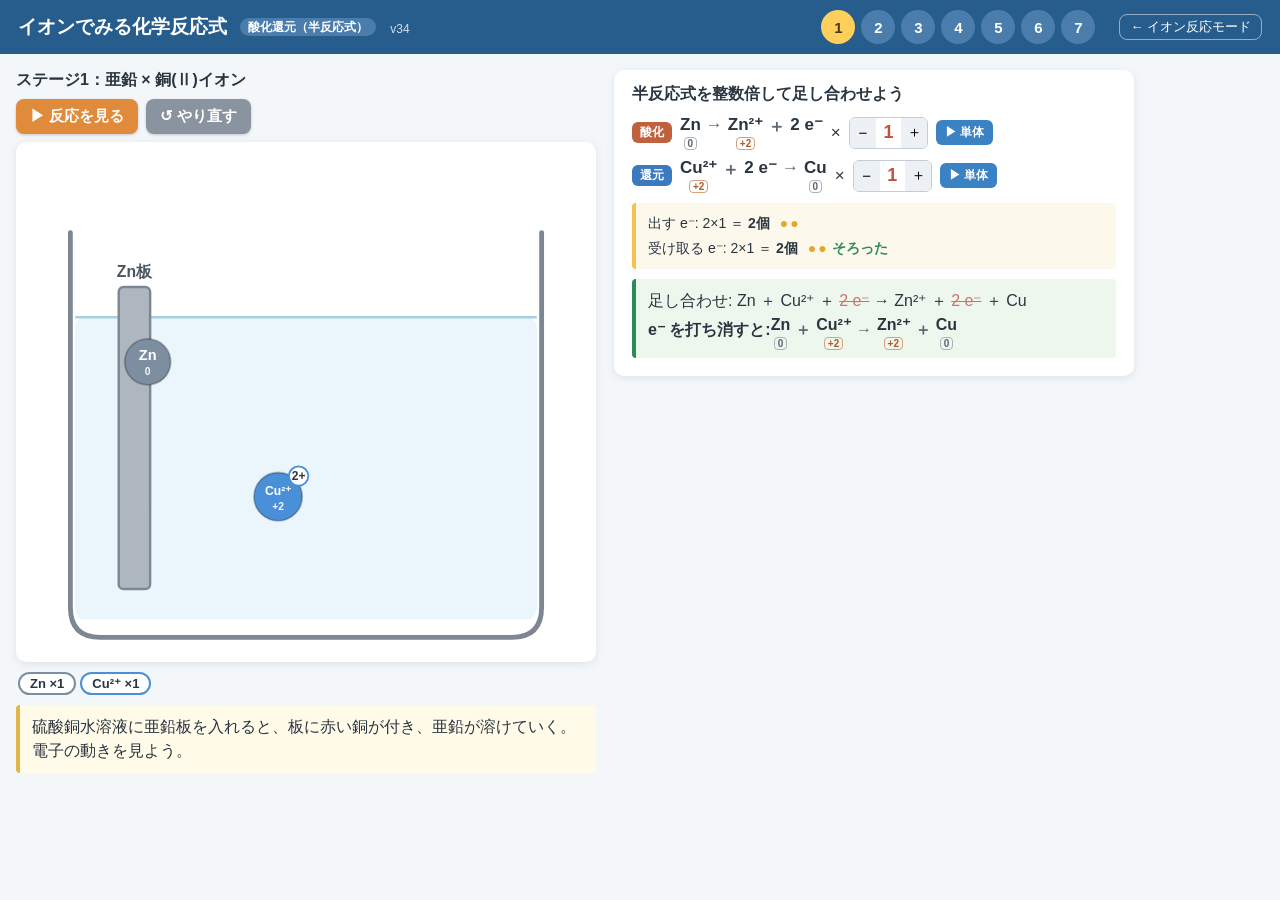
<file: ion-equation/redox.html>
<!DOCTYPE html>
<html lang="ja">
<head>
<meta charset="UTF-8">
<meta name="viewport" content="width=device-width, initial-scale=1.0">
<title>イオンでみる化学反応式 - 酸化還元</title>
<link rel="stylesheet" href="style.css?v=34">
</head>
<body>
<header>
  <h1>イオンでみる化学反応式 <span class="modeTag">酸化還元（半反応式）</span></h1>
  <div class="version">v34</div>
  <nav id="stageNav"></nav>
  <a class="modeLink" href="index.html">← イオン反応モード</a>
</header>
<main>
  <section id="labPane">
    <div id="stageTitle"></div>
    <div id="toolbar"></div>
    <svg id="beaker" viewBox="0 0 480 430" role="img" aria-label="金属板と溶液中のイオン"></svg>
    <div id="ionCounts"></div>
    <div id="msg"></div>
  </section>
  <section id="eqPane">
    <h2>半反応式を整数倍して足し合わせよう</h2>
    <div id="halfOx" class="halfRow"></div>
    <div id="halfRed" class="halfRow"></div>
    <div id="eTally"></div>
    <div id="sumView" hidden></div>
    <div id="clearBanner" hidden></div>
  </section>
</main>
<script src="model.js?v=34"></script>
<script src="redox.js?v=34"></script>
</body>
</html>
</file>
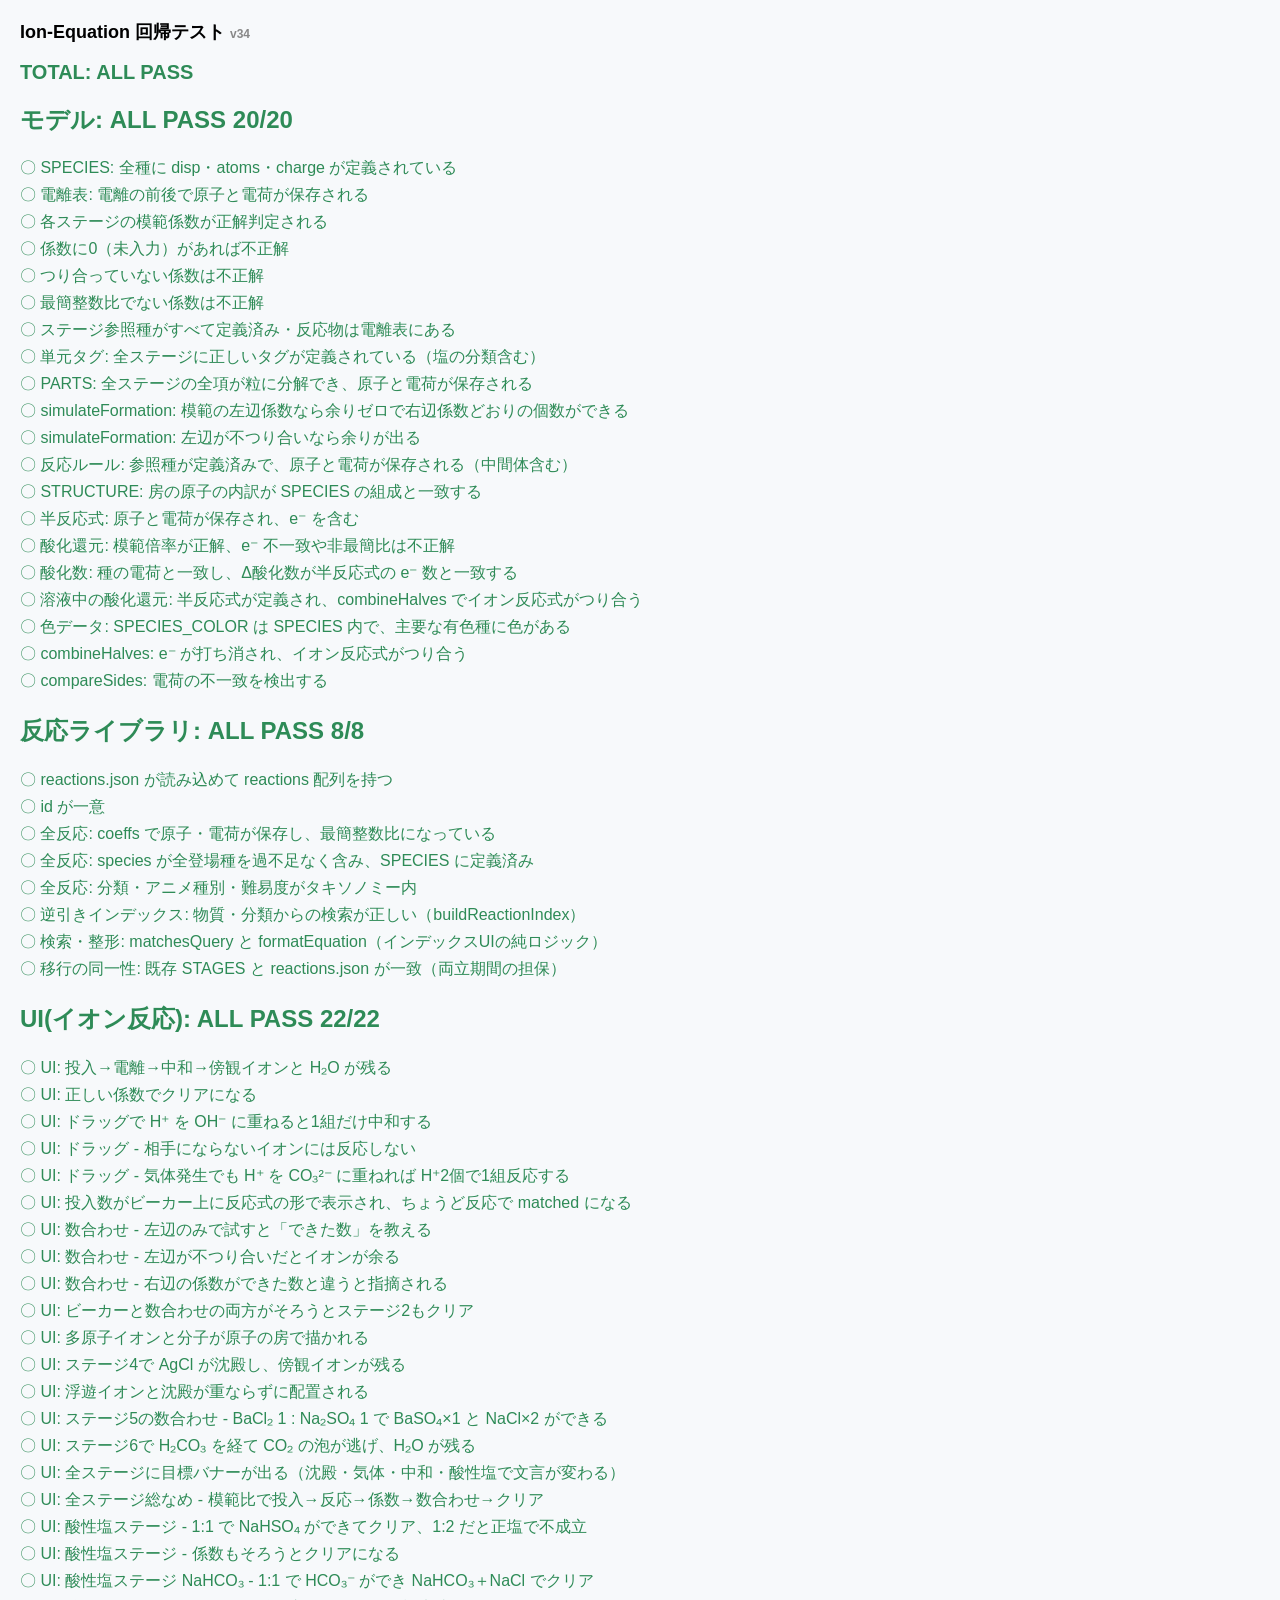
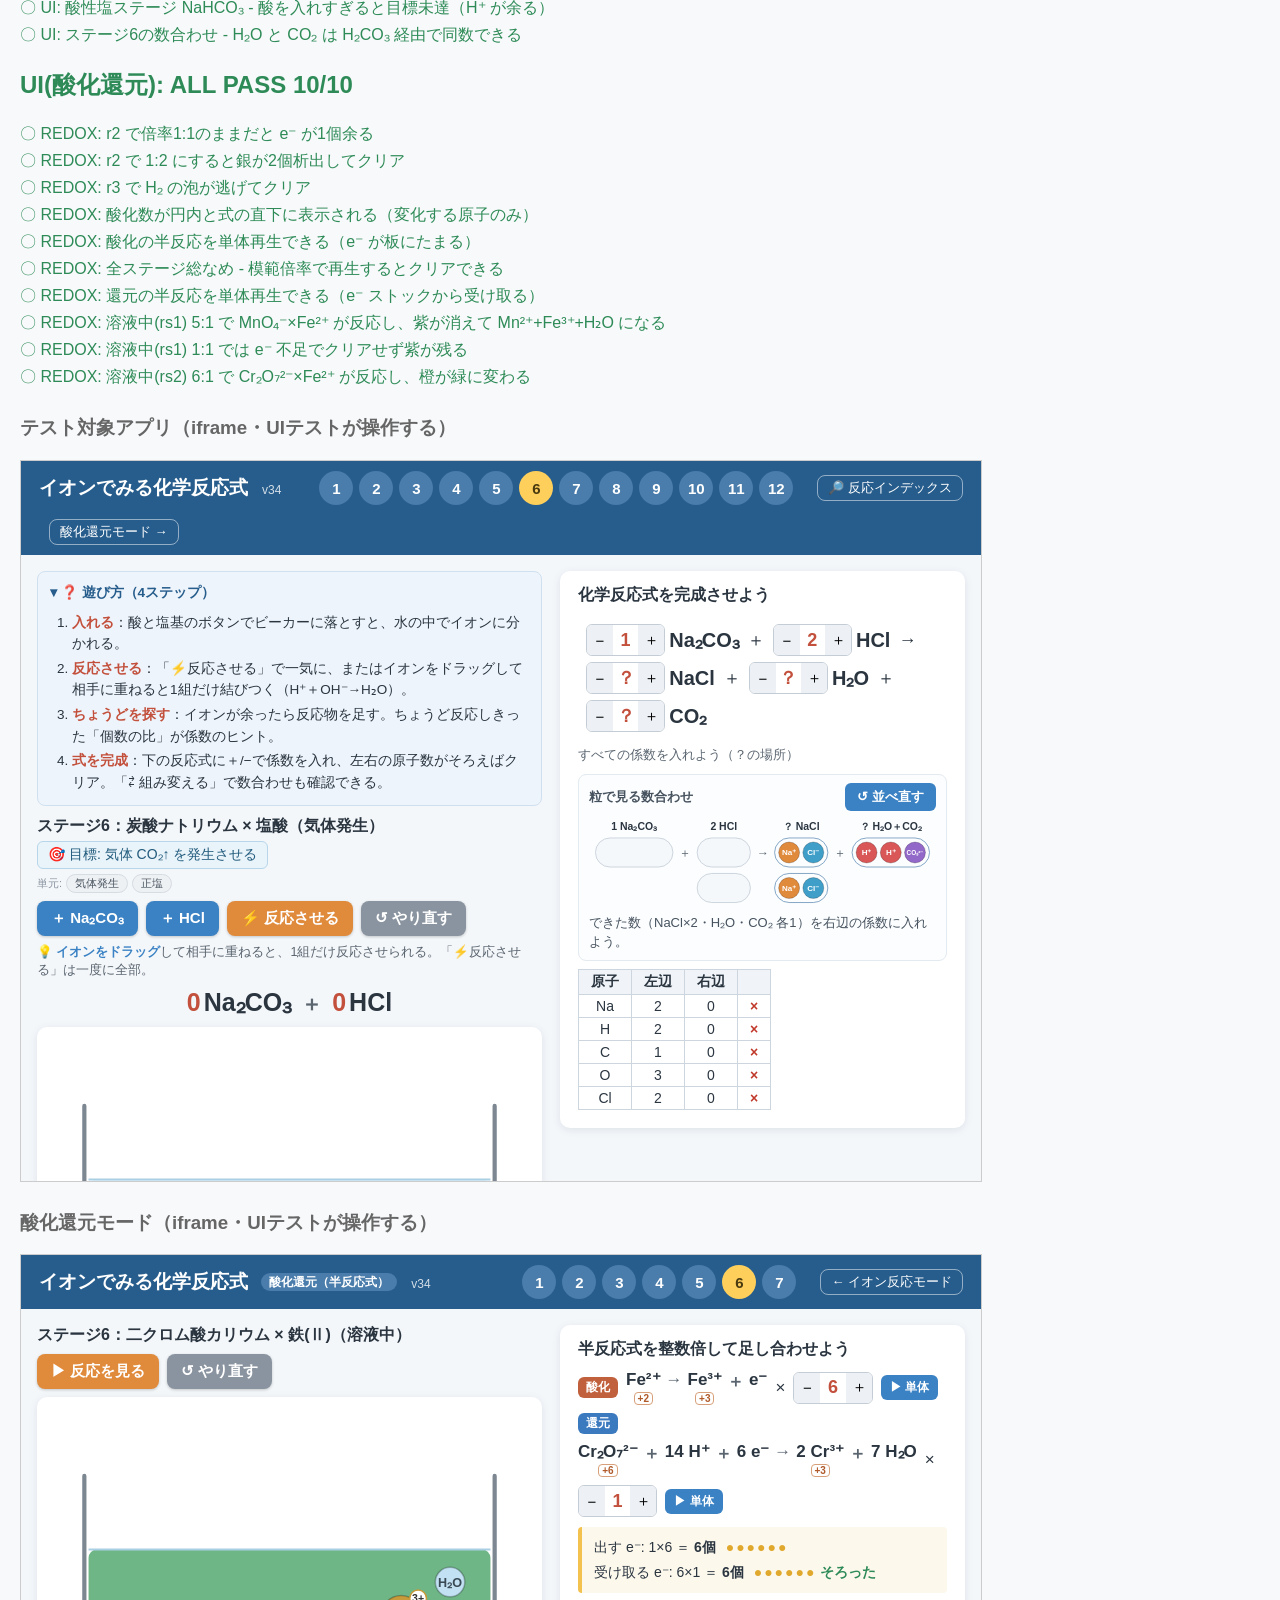
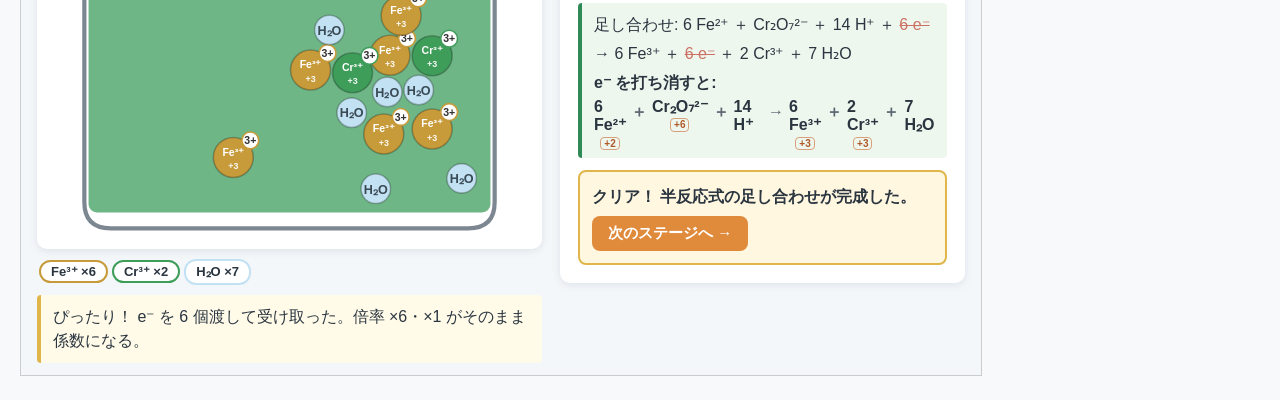
<file: ion-equation/test.html>
<!DOCTYPE html>
<html lang="ja">
<head>
<meta charset="UTF-8">
<meta name="viewport" content="width=device-width, initial-scale=1.0">
<title>Ion-Equation 回帰テスト</title>
<style>
body { font-family: "Segoe UI", "Hiragino Sans", sans-serif; margin: 20px; background: #f7f9fb; }
h1 { font-size: 18px; }
.version { color: #888; font-size: 12px; }
h2.pass, #total.pass { color: #2e8b57; }
h2.fail, #total.fail { color: #c0392b; }
#total { font-size: 20px; }
.case { padding: 3px 0; }
.case.pass { color: #2e8b57; }
.case.fail { color: #c0392b; font-weight: bold; }
h3 { margin-top: 24px; color: #666; }
iframe { width: 960px; max-width: 100%; height: 720px; border: 1px solid #ccc; background: #fff; }
</style>
</head>
<body>
<h1>Ion-Equation 回帰テスト <span class="version">v34</span></h1>
<h2 id="total">実行中…</h2>
<div id="results"></div>
<div id="uiresults"></div>
<h3>テスト対象アプリ（iframe・UIテストが操作する）</h3>
<iframe id="app" src="index.html?v=34"></iframe>
<h3>酸化還元モード（iframe・UIテストが操作する）</h3>
<iframe id="appRedox" src="redox.html?v=34"></iframe>
<script src="library.js?v=34"></script>
<script src="model.js?v=34"></script>
<script src="tests.js?v=34"></script>
</body>
</html>
</file>
<file: style.css>
/* CSS Variables for design system */
:root {
    --bg-main: #0a0c10;
    --bg-panel: rgba(20, 24, 33, 0.75);
    --border-color: rgba(255, 255, 255, 0.08);
    --border-glow: rgba(0, 242, 254, 0.25);
    
    --text-primary: #f5f6fa;
    --text-secondary: #a0a8c0;
    --text-muted: #606880;

    --neon-blue: #00f2fe;
    --neon-purple: #9b59b6;
    --neon-green: #2ecc71;
    --neon-red: #ff4757;
    --neon-orange: #ffa502;
    --neon-pink: #ff2a85;
    
    /* Atom Colors */
    --color-c: #bdc3c7;      /* Carbon: Silver/Gray */
    --color-o: #ff4757;      /* Oxygen: Red */
    --color-n: #3e81f7;      /* Nitrogen: Blue */
    --color-cl: #2ecc71;     /* Chlorine: Green */
    --color-s: #f1c40f;      /* Sulfur: Yellow */
    --color-br: #a85d00;     /* Bromine: Dark Orange-Brown */
    --color-h: #718093;      /* Hydrogen: Slate/Gray */
    
    --font-main: 'Noto Sans JP', sans-serif;
    --font-code: 'Orbitron', sans-serif;
}

* {
    box-sizing: border-box;
    margin: 0;
    padding: 0;
}

/* モバイルブラウザの自動文字拡大（font boosting / 横向き時の拡大）を無効化。
   指定サイズどおりに描画させる（P11 M2） */
html {
    -webkit-text-size-adjust: 100%;
    text-size-adjust: 100%;
}

body {
    background-color: var(--bg-main);
    color: var(--text-primary);
    font-family: var(--font-main);
    overflow: hidden;
    height: 100vh;
    width: 100vw;
}

/* App Container Layout */
#app-container {
    display: flex;
    flex-direction: column;
    height: 100vh;
}

header {
    background: rgba(10, 12, 16, 0.9);
    border-bottom: 1px solid var(--border-color);
    padding: 10px 20px;
    display: flex;
    justify-content: space-between;
    align-items: center;
    height: 50px;
    box-shadow: 0 4px 20px rgba(0, 0, 0, 0.5);
}

.logo {
    font-family: var(--font-code);
    font-size: 20px;
    font-weight: 700;
    letter-spacing: 2px;
    color: var(--neon-blue);
    text-shadow: 0 0 10px rgba(0, 242, 254, 0.6);
}

.version {
    font-family: var(--font-code);
    font-size: 12px;
    color: var(--text-muted);
}

main {
    display: flex;
    flex: 1;
    height: calc(100vh - 50px);
    padding: 15px;
    gap: 15px;
}

/* Panels styling */
.glass-panel {
    background: var(--bg-panel);
    backdrop-filter: blur(12px);
    border: 1px solid var(--border-color);
    border-radius: 12px;
    padding: 20px;
    display: flex;
    flex-direction: column;
    gap: 20px;
    box-shadow: 0 8px 32px 0 rgba(0, 0, 0, 0.37);
}

#left-panel {
    width: 280px;
    flex-shrink: 0;
    overflow-y: auto;
}

#right-panel {
    width: 320px;
    flex-shrink: 0;
    overflow-y: auto;
}

/* モード切替タブ（P10 M1） */
#mode-tabs {
    display: flex;
    gap: 4px;
    margin-bottom: 12px;
}
.mode-tab {
    flex: 1;
    padding: 8px 4px;
    font-size: 12.5px;
    color: var(--text-secondary);
    background: rgba(255, 255, 255, 0.04);
    border: 1px solid rgba(255, 255, 255, 0.12);
    border-radius: 8px;
    cursor: pointer;
    transition: all 0.15s;
    white-space: nowrap;
}
.mode-tab:hover {
    background: rgba(255, 255, 255, 0.09);
    color: #fff;
}
.mode-tab.active {
    color: #061018;
    background: var(--color-cyan, #00f2fe);
    border-color: var(--color-cyan, #00f2fe);
    font-weight: 700;
    box-shadow: 0 0 10px rgba(0, 242, 254, 0.5);
}

#canvas-container {
    flex: 1;
    display: flex;
    flex-direction: column;
    background: #07090c;
    border: 1px solid var(--border-color);
    border-radius: 12px;
    overflow: hidden;
    position: relative;
    box-shadow: inset 0 0 40px rgba(0,0,0,0.8);
}

/* Panel Typography */
h2 {
    font-family: var(--font-code);
    font-size: 18px;
    font-weight: 700;
    color: var(--neon-blue);
    border-bottom: 1px solid rgba(255,255,255,0.1);
    padding-bottom: 8px;
    letter-spacing: 1px;
}

.tool-group h3 {
    font-size: 13px;
    color: var(--text-secondary);
    margin-bottom: 8px;
    font-weight: 700;
}

/* Buttons Styles */
.grid-buttons {
    display: grid;
    grid-template-columns: 1fr;
    gap: 8px;
}

button {
    font-family: var(--font-main);
    background: rgba(255,255,255,0.03);
    border: 1px solid var(--border-color);
    color: var(--text-primary);
    padding: 10px 14px;
    border-radius: 6px;
    cursor: pointer;
    font-size: 14px;
    font-weight: 500;
    transition: all 0.2s cubic-bezier(0.4, 0, 0.2, 1);
    text-align: left;
}

button:hover {
    background: rgba(255,255,255,0.08);
    border-color: var(--text-secondary);
}

.tool-btn.active, .bond-btn.active {
    background: rgba(0, 242, 254, 0.1);
    border-color: var(--neon-blue);
    color: var(--neon-blue);
    box-shadow: 0 0 10px rgba(0, 242, 254, 0.2);
}

/* Atom Palette Buttons */
.atom-palette {
    display: grid;
    grid-template-columns: 1fr 1fr;
    gap: 8px;
}

.atom-btn {
    display: flex;
    align-items: center;
    gap: 10px;
    font-weight: bold;
}

.atom-btn span {
    font-family: var(--font-code);
    font-size: 18px;
    width: 28px;
    height: 28px;
    display: flex;
    align-items: center;
    justify-content: center;
    border-radius: 50%;
    background: rgba(0,0,0,0.3);
}

.atom-c.active { border-color: var(--color-c); color: var(--color-c); background: rgba(189,195,199,0.1); }
.atom-o.active { border-color: var(--color-o); color: var(--color-o); background: rgba(255,71,87,0.1); }
.atom-n.active { border-color: var(--color-n); color: var(--color-n); background: rgba(62,129,247,0.1); }
.atom-cl.active { border-color: var(--color-cl); color: var(--color-cl); background: rgba(46,204,113,0.1); }
.atom-s.active { border-color: var(--color-s); color: var(--color-s); background: rgba(241,196,15,0.1); }
.atom-br.active { border-color: var(--color-br); color: var(--color-br); background: rgba(168,93,0,0.1); }

.atom-c span { color: var(--color-c); border: 1px solid var(--color-c); }
.atom-o span { color: var(--color-o); border: 1px solid var(--color-o); }
.atom-n span { color: var(--color-n); border: 1px solid var(--color-n); }
.atom-cl span { color: var(--color-cl); border: 1px solid var(--color-cl); }
.atom-s span { color: var(--color-s); border: 1px solid var(--color-s); }
.atom-br span { color: var(--color-br); border: 1px solid var(--color-br); }

/* Modules Palette */
.module-palette {
    display: grid;
    grid-template-columns: 1fr;
    gap: 8px;
}

.mod-btn {
    border-color: rgba(155, 89, 182, 0.3);
    color: #e0b0ff;
}
.mod-btn:hover {
    border-color: var(--neon-purple);
    background: rgba(155, 89, 182, 0.1);
}

/* Canvas UI Elements */
.canvas-header {
    background: rgba(10, 12, 16, 0.6);
    border-bottom: 1px solid var(--border-color);
    padding: 8px 16px;
    display: flex;
    justify-content: space-between;
    align-items: center;
    height: 40px;
    font-family: var(--font-code);
    font-size: 12px;
    color: var(--text-secondary);
}

#svg-wrapper {
    flex: 1;
    position: relative;
    cursor: crosshair;
}

#chem-svg {
    display: block;
    user-select: none;
    /* タッチ操作をブラウザのスクロール/ズームに奪われず、Pointer Eventsで全て処理する */
    touch-action: none;
}

/* SVG Rendering Elements Styles */
.svg-atom-node {
    cursor: pointer;
    transition: all 0.1s ease;
}

.svg-atom-node:hover circle {
    stroke-width: 3px;
    filter: drop-shadow(0 0 5px currentColor);
}

.svg-atom-text {
    font-family: var(--font-code);
    font-size: 16px;
    font-weight: bold;
    user-select: none;
    pointer-events: none;
}

.svg-bond-line {
    stroke-linecap: round;
    transition: stroke-width 0.1s ease;
}

.svg-bond-line:hover {
    stroke-width: 8px !important;
    cursor: pointer;
}

.svg-grid-helper {
    fill: none;
    stroke: rgba(255, 255, 255, 0.02);
    stroke-width: 1;
}

.svg-cursor-ghost {
    pointer-events: none;
    opacity: 0.4;
}

/* Right Panel Elements */
.stage-select-box select {
    width: 100%;
    padding: 10px;
    background: rgba(0,0,0,0.3);
    border: 1px solid var(--border-color);
    color: var(--text-primary);
    border-radius: 6px;
    font-size: 14px;
    outline: none;
    cursor: pointer;
}

.card {
    background: rgba(255, 255, 255, 0.02);
    border: 1px solid var(--border-color);
    border-radius: 8px;
    padding: 15px;
    display: flex;
    flex-direction: column;
    gap: 10px;
}

#target-name {
    font-size: 20px;
    color: #fff;
}

.formula-badge {
    align-self: flex-start;
    font-family: var(--font-code);
    background: rgba(0, 242, 254, 0.1);
    color: var(--neon-blue);
    border: 1px solid rgba(0, 242, 254, 0.3);
    padding: 4px 10px;
    border-radius: 4px;
    font-weight: bold;
    font-size: 14px;
}

#target-desc {
    font-size: 13px;
    color: var(--text-secondary);
    line-height: 1.5;
}

.primary-btn {
    width: 100%;
    background: var(--neon-blue);
    border: none;
    color: #000;
    font-weight: bold;
    text-align: center;
    padding: 12px;
    font-size: 15px;
    box-shadow: 0 0 15px rgba(0, 242, 254, 0.4);
    text-align: center;
}

.primary-btn:hover {
    background: #00d9e5;
    box-shadow: 0 0 20px rgba(0, 242, 254, 0.6);
}

.view-btn {
    background: rgba(0, 242, 254, 0.1);
    border-color: rgba(0, 242, 254, 0.3);
    color: var(--neon-blue);
    padding: 4px 10px;
    font-size: 11px;
    margin-right: 6px;
}
.view-btn:hover {
    background: var(--neon-blue);
    color: #fff;
    box-shadow: 0 0 10px rgba(0, 242, 254, 0.4);
}

.danger-btn {
    background: rgba(255, 71, 87, 0.1);
    border-color: rgba(255, 71, 87, 0.3);
    color: var(--neon-red);
    padding: 4px 10px;
    font-size: 11px;
}
.danger-btn:hover {
    background: var(--neon-red);
    color: #fff;
}

.hint-box {
    font-size: 12px;
    color: var(--text-muted);
    border-top: 1px solid rgba(255,255,255,0.05);
    padding-top: 15px;
}

.hint-box h4 {
    color: var(--text-secondary);
    margin-bottom: 5px;
}

.hint-box ul {
    padding-left: 15px;
    display: flex;
    flex-direction: column;
    gap: 5px;
}

/* Result messages */
.result-message {
    padding: 12px;
    border-radius: 6px;
    font-size: 13px;
    font-weight: bold;
    line-height: 1.4;
    text-align: center;
}

.result-message.success {
    background: rgba(46, 204, 113, 0.15);
    border: 1px solid var(--neon-green);
    color: var(--neon-green);
}

.result-message.error {
    background: rgba(255, 71, 87, 0.15);
    border: 1px solid var(--neon-red);
    color: var(--neon-red);
}

.hidden {
    display: none !important;
}

/* Modal Windows */
.modal-overlay {
    position: fixed;
    top: 0;
    left: 0;
    width: 100vw;
    height: 100vh;
    background: rgba(0,0,0,0.85);
    backdrop-filter: blur(8px);
    z-index: 1000;
    display: flex;
    align-items: center;
    justify-content: center;
}

.modal-content {
    background: rgba(15, 20, 28, 0.95);
    border: 2px solid var(--neon-blue);
    box-shadow: 0 0 30px rgba(0, 242, 254, 0.3);
    border-radius: 16px;
    padding: 30px;
    width: 90%;
    max-width: 450px;
    text-align: center;
    display: flex;
    flex-direction: column;
    gap: 20px;
}

.neon-text {
    font-family: var(--font-code);
    font-size: 32px;
    color: var(--neon-green);
    text-shadow: 0 0 15px rgba(46, 204, 113, 0.6);
}

@keyframes pulse {
    0%, 100% { opacity: 1; transform: scale(1); }
    50% { opacity: 0.8; transform: scale(1.05); }
}

.animate-pulse {
    animation: pulse 2s infinite ease-in-out;
}

/* 異性体練習: 重複登録時に該当トレイセルを点滅させる（P12-1） */
@keyframes ip-flash {
    0%, 100% { box-shadow: none; border-color: rgba(255,255,255,0.14); }
    50% { box-shadow: 0 0 0 3px var(--neon-pink); border-color: var(--neon-pink); }
}
.ip-flash {
    animation: ip-flash 0.5s ease-in-out 3;
}

/* 異性体練習: 完了バナーの登場演出（P12-1 M2） */
@keyframes ip-pop {
    0% { transform: scale(0.7); opacity: 0; }
    60% { transform: scale(1.12); opacity: 1; }
    100% { transform: scale(1); opacity: 1; }
}
.ip-pop {
    display: inline-block;
    animation: ip-pop 0.5s cubic-bezier(0.34, 1.56, 0.64, 1);
}

/* Toggle Switch Styles */
.switch input:checked + .slider {
    background-color: var(--neon-pink) !important;
    box-shadow: 0 0 10px var(--neon-pink);
}

.switch input:checked + .slider:before {
    transform: translateX(26px);
}

.slider:before {
    position: absolute;
    content: "";
    height: 16px;
    width: 16px;
    left: 4px;
    bottom: 4px;
    background-color: white;
    transition: .4s;
    border-radius: 50%;
}

.slider {
    background-color: rgba(255,255,255,0.2) !important;
}

/* Asymmetric marking text */
.svg-asymmetric-star {
    font-family: var(--font-code);
    font-weight: bold;
    fill: var(--neon-pink) !important;
    text-shadow: 0 0 8px var(--neon-pink);
}

/* Reaction mechanism viewer */
.svg-charge {
    font-family: var(--font-code);
    font-weight: bold;
    fill: var(--neon-orange);
}

.svg-reaction-arrow {
    filter: drop-shadow(0 0 3px rgba(255, 42, 133, 0.6));
    pointer-events: none;
}

.svg-radical-dot {
    fill: var(--neon-orange);
}

#reaction-box select {
    padding: 8px;
    background: rgba(0,0,0,0.3);
    border: 1px solid var(--border-color);
    color: var(--text-primary);
    border-radius: 6px;
    font-size: 13px;
    outline: none;
    cursor: pointer;
}

#reaction-controls button:disabled {
    opacity: 0.35;
    cursor: default;
}

/* ===== スマホ対応（P11）: 899px以下は向き別レイアウト（M1=縦 / M2=横） ===== */
/* デフォルトではモバイル専用要素を隠す（PC非干渉） */
.mobile-only { display: none; }

/* --- 縦横共通 --- */
@media (max-width: 899px) {
    /* モバイル専用要素を表示 */
    .mobile-only { display: block; }

    header { height: 44px; padding: 6px 12px; }
    .logo { font-size: 15px; letter-spacing: 1px; }
    .version { display: none; }

    /* 動的ビューポート高さでアドレスバー増減に追従 */
    #app-container { height: 100dvh; }
    main {
        height: calc(100dvh - 44px);
        padding: 6px;
        gap: 6px;
    }

    /* キャンバスを最大化（残り領域をすべて使う）。
       svg-wrapper の min-height:0 は、SVGの縦横比由来の固有高さ（812px幅で483px）が
       min-height:auto として効いてキャンバス下部がクリップされるのを防ぐ */
    #canvas-container { flex: 1 1 auto; min-width: 0; min-height: 0; position: relative; }
    #svg-wrapper { min-height: 0; }

    /* キャンバス左下の化合物名チップ（右パネルが隠れていても名前が見える。P11-M3c） */
    #mobile-name-chip {
        position: absolute;
        left: 8px; bottom: 8px;
        max-width: 68%;
        padding: 5px 10px;
        font-size: 11px;
        line-height: 1.4;
        color: var(--text-primary);
        background: rgba(10, 14, 20, 0.62);
        border: 1px solid var(--border-color);
        border-radius: 10px;
        pointer-events: none;
        z-index: 250;
    }
    #mobile-name-chip:empty { display: none; }
    /* 折り返し時に2行目がキャンバスへはみ出さないよう高さは内容に合わせる（基本CSSは40px固定） */
    .canvas-header { flex-wrap: wrap; gap: 6px; padding: 6px 8px; height: auto; }
    /* タップ領域の確保（P11-M3）: 指で押す操作系は42px以上に */
    .canvas-header .view-btn, .canvas-header .danger-btn {
        padding: 8px 10px; font-size: 11px; min-height: 42px;
    }
    /* JSONエクスポートはコンテンツ制作用のためモバイルでは隠す（行数節約） */
    #btn-export-json { display: none; }
    #btn-help { padding: 8px 12px !important; font-size: 11px !important; }
    .mode-tab { padding: 12px 4px; }

    #left-panel > h2 { display: none; }
    #left-panel .tool-group h3 { font-size: 10px; margin: 0 0 3px; white-space: nowrap; }

    /* ボタン削減（P11-M2b）: Selectは既定モード（他モード解除で自動復帰）、
       結合次数は結合線タップのトグルで変更できるため、モバイルでは非表示にする。
       DOMには残す（チュートリアル・テスト・PC表示のため） */
    #btn-tool-select, #bond-type-group { display: none; }

    /* 右パネルはドロワー/シート化（スライド方向・位置は向き別ブロックで指定） */
    #right-panel {
        position: fixed;
        overflow-y: auto;
        transition: transform 0.25s ease;
        z-index: 600;
    }

    #sheet-backdrop {
        position: fixed; inset: 0;
        background: rgba(0, 0, 0, 0.5);
        z-index: 550;
        opacity: 0; pointer-events: none;
        transition: opacity 0.25s ease;
    }
    body.sheet-open #sheet-backdrop { opacity: 1; pointer-events: auto; }

    /* シートを開くトグル（浮動ボタン。縦では下ツールバーの上へ持ち上げる） */
    #mobile-sheet-toggle {
        position: fixed;
        right: 12px; bottom: 12px;
        z-index: 500;
        padding: 13px 16px;
        min-height: 44px;
        font-size: 13px;
        color: #061018;
        background: var(--color-cyan, #00f2fe);
        border: none;
        border-radius: 22px;
        box-shadow: 0 4px 14px rgba(0, 242, 254, 0.5);
        cursor: pointer;
    }
    body.sheet-open #mobile-sheet-toggle { display: none; }

    #sheet-close {
        align-self: flex-end;
        padding: 12px 18px;
        min-height: 44px;
        font-size: 12px;
        color: #fff;
        background: rgba(255, 255, 255, 0.1);
        border: 1px solid rgba(255, 255, 255, 0.25);
        border-radius: 8px;
        cursor: pointer;
    }

    /* モーダルが小画面で溢れないように。余白も詰めて内容の幅を確保する */
    .modal-content { max-height: 90dvh; overflow-y: auto; max-width: 94vw; padding: 18px; gap: 14px; }
    /* FAQの検索欄: flexのmin-width:autoで縮まずデバイス選択がはみ出すのを防ぐ */
    #tutorial-search { min-width: 0; }
}

/* --- モバイル縦（M1）: キャンバス上・下ツールバー・右パネルは下シート --- */
@media (max-width: 899px) and (orientation: portrait) {
    main { flex-direction: column; }
    #canvas-container { order: 1; }

    /* 左パレット（道具）＝下部の横スクロールバー。各グループのボタンは1行に並べ、
       バー全体を横スクロールして到達する（縦に折り返して隠れないようにする） */
    #left-panel {
        order: 2;
        width: auto;
        flex: 0 0 auto;
        max-height: 104px;
        flex-direction: row;
        align-items: flex-start;
        gap: 14px;
        overflow-x: auto;
        overflow-y: hidden;
        padding: 8px 10px;
        -webkit-overflow-scrolling: touch;
    }
    #left-panel .tool-group { min-width: max-content; gap: 3px; }
    /* 各グループのボタン列はすべて横1列（折り返さない） */
    #left-panel .grid-buttons,
    #left-panel .atom-palette,
    #left-panel .module-palette {
        display: flex;
        flex-direction: row;
        flex-wrap: nowrap;
        gap: 5px;
        max-width: none;
    }
    #left-panel .tool-btn,
    #left-panel .bond-btn,
    #left-panel .atom-btn,
    #left-panel .mod-btn {
        padding: 8px 10px;
        font-size: 11px;
        white-space: nowrap;
        min-height: 44px;
        flex: 0 0 auto;
    }

    /* 右パネル（お題・設定・反応など）＝下からせり上がるシート */
    #right-panel {
        left: 0; right: 0; bottom: 0;
        width: auto;
        max-height: 82dvh;
        transform: translateY(105%);
        border-radius: 16px 16px 0 0;
        padding: 14px 16px 24px;
        gap: 12px;
    }
    body.sheet-open #right-panel { transform: translateY(0); }

    /* トグルは下ツールバーの上に浮かせる */
    #mobile-sheet-toggle { bottom: 148px; }
}

/* --- モバイル横（M2）: 圧縮3カラム（細い左ツール列・キャンバス中央・右パネルは右ドロワー） --- */
@media (max-width: 899px) and (orientation: landscape) {
    main { flex-direction: row; height: 100dvh; }

    /* 縦幅の確保（P11-M3b 実機フィードバック）: ロゴバーは消して❓だけ右上に浮かせ、
       キャンバス上部リボンはキャンバスに重ねる半透明オーバーレイにする（縦コストゼロ） */
    header {
        position: absolute;
        top: 6px; right: 8px;
        height: auto;
        padding: 0;
        background: transparent;
        border: none;
        box-shadow: none;
        z-index: 400;
    }
    header .logo { display: none; }

    /* リボンは右端に幅を揃えて縦積み（実機フィードバック: アドレスバー分で縦が貴重なため、
       上に横並びではなく右に縦列）。❓フロート（上端34px）の下から始める */
    .canvas-header {
        position: absolute;
        top: 40px; right: 4px; left: auto;
        bottom: 8px; /* ☰も列に含めた1列構成。固定レーンは廃止（P11-M3f） */
        width: auto;
        height: auto;
        scrollbar-width: none; /* あふれた場合もスクロールバーは出さない（スクロール自体は可能） */
        flex-direction: column;
        flex-wrap: nowrap; /* 共通ブロックのwrapを打ち消す。高さ不足で2列目ができないよう1列固定 */
        align-items: stretch;
        justify-content: flex-start; /* 基本CSSのspace-betweenで縦に散らばるのを防ぐ */
        gap: 4px;
        padding: 0;
        background: transparent;
        border-bottom: none;
        overflow-y: auto; /* レーンが足りない低い画面ではリボン側をスクロール（1列のまま） */
        pointer-events: none; /* 隙間はキャンバス操作を透過。ボタンだけ受ける */
        z-index: 300;
    }
    .canvas-header > * { pointer-events: auto; }
    /* スリム表示（実機の縦不足対応。44px基準より操作頻度を優先して圧縮） */
    .canvas-header .view-btn, .canvas-header .danger-btn {
        width: 108px;
        min-height: 34px;
        padding: 5px 8px;
        background: rgba(10, 14, 20, 0.62);
        white-space: normal;
        word-break: keep-all; /* 折返しは <wbr> の位置のみ（「官能基を/まとめる」で固定） */
        line-height: 1.3;
        text-align: left;
        flex: 0 0 auto;
    }
    #coord-display { display: none; }

    .canvas-header::-webkit-scrollbar { display: none; }

    /* ☰お題・設定はリボン列の最下段として通常フローで流し込む（fixed解除） */
    #mobile-sheet-toggle {
        position: static;
        width: 108px;
        min-height: 38px;
        padding: 8px;
        font-size: 12px;
        border-radius: 10px;
        white-space: nowrap;
        flex: 0 0 auto;
        margin-top: 4px;
    }

    /* 左パレット＝細い縦列（縦スクロール）。ボタンはコンパクト表示 */
    #left-panel {
        width: 148px;
        flex: 0 0 auto;
        overflow-y: auto;
        overflow-x: hidden;
        padding: 10px 8px;
        gap: 10px;
        -webkit-overflow-scrolling: touch;
    }
    #left-panel .tool-group { gap: 3px; }
    #left-panel .grid-buttons,
    #left-panel .module-palette {
        display: grid;
        grid-template-columns: 1fr;
        gap: 4px;
    }
    #left-panel .tool-btn,
    #left-panel .bond-btn,
    #left-panel .mod-btn {
        padding: 7px 8px;
        font-size: 10.5px;
        min-height: 44px;
        white-space: normal;
        line-height: 1.25;
        text-align: left;
    }
    /* 原子ボタンは記号の丸だけを3列表示（和名ラベルは font-size:0 で隠し、丸内の記号だけ戻す） */
    #left-panel .atom-palette {
        display: flex;
        flex-wrap: wrap;
        gap: 4px;
    }
    #left-panel .atom-btn {
        font-size: 0;
        gap: 0;
        padding: 5px;
        min-height: 44px;
        min-width: 44px;
        justify-content: center;
        flex: 0 0 auto;
    }
    #left-panel .atom-btn span { font-size: 14px; width: 26px; height: 26px; }

    /* 右パネル＝右からスライドするドロワー（ヘッダーはオーバーレイ化したので上端から） */
    #right-panel {
        top: 0; right: 0; bottom: 0; left: auto;
        width: min(320px, 62vw);
        max-height: none;
        transform: translateX(105%);
        border-radius: 12px 0 0 12px;
        padding: 12px 14px 20px;
        gap: 10px;
    }
    body.sheet-open #right-panel { transform: translateX(0); }
}
</file>
<file: ion-equation/style.css>
* { box-sizing: border-box; }
body {
  margin: 0;
  font-family: "Segoe UI", "Hiragino Sans", "Yu Gothic UI", sans-serif;
  background: #f4f7fa;
  color: #2a3540;
}
[hidden] { display: none !important; }

header {
  display: flex;
  align-items: baseline;
  gap: 14px;
  padding: 10px 18px;
  background: #275d8c;
  color: #fff;
  flex-wrap: wrap;
}
header h1 { font-size: 19px; margin: 0; }
.version { font-size: 12px; opacity: .8; }
#stageNav { margin-left: auto; }
#stageNav button {
  width: 34px; height: 34px;
  margin-left: 6px;
  border: none; border-radius: 50%;
  background: #4a7dab; color: #fff;
  font-weight: bold; font-size: 15px;
  cursor: pointer;
}
#stageNav button.active { background: #ffcf5c; color: #4a3a10; }

main {
  display: flex;
  gap: 18px;
  padding: 16px;
  flex-wrap: wrap;
  align-items: flex-start;
}
#labPane { flex: 1 1 460px; max-width: 580px; }
#eqPane {
  flex: 1 1 360px;
  max-width: 520px;
  background: #fff;
  border-radius: 10px;
  padding: 14px 18px 18px;
  box-shadow: 0 2px 8px rgba(30, 60, 90, .1);
}
#eqPane h2 { font-size: 16px; margin: 0 0 10px; }

.howto {
  background: #eef4fb;
  border: 1px solid #cfe0f0;
  border-radius: 8px;
  padding: 6px 12px;
  margin-bottom: 10px;
  font-size: 13.5px;
  line-height: 1.6;
}
.howto summary {
  font-weight: bold;
  color: #275d8c;
  cursor: pointer;
  padding: 4px 0;
  list-style: none;
}
.howto summary::-webkit-details-marker { display: none; }
.howto summary::before { content: "▸ "; }
.howto[open] summary::before { content: "▾ "; }
.howto ol { margin: 4px 0 6px; padding-left: 22px; }
.howto li { margin: 3px 0; }
.howto b { color: #c2503c; }

#stageTitle { font-size: 16px; margin-bottom: 8px; }
.goal {
  margin-top: 4px;
  font-size: 14px;
  color: #235c7d;
  background: #e9f3fa;
  border: 1px solid #b7d6ea;
  border-radius: 6px;
  padding: 4px 10px;
  display: inline-block;
}
/* 酸性塩の目標は暖色で「ふつうの中和とは違う」と際立たせる */
.goal.acid {
  color: #b5480f;
  background: #fff3e6;
  border-color: #f0c89a;
}
.goal b { font-size: 16px; }
.tags { margin-top: 5px; font-size: 11px; }
.tags .lead { color: #8a94a0; margin-right: 4px; }
.tag {
  display: inline-block;
  background: #eef1f4;
  border: 1px solid #d5dce2;
  border-radius: 10px;
  padding: 1px 8px;
  margin-right: 4px;
  color: #4a5560;
}
.tag.saltAcid { background: #fff3e6; border-color: #f0c89a; color: #b5480f; }

/* ---- 反応インデックス（library.html） ---- */
.libMain { display: block; max-width: 900px; margin: 0 auto; }
#libControls { margin-bottom: 10px; }
#libSearch {
  width: 100%;
  padding: 10px 12px;
  font-size: 15px;
  border: 1px solid #c4cdd6;
  border-radius: 8px;
}
#libFilters { margin-top: 10px; display: flex; flex-wrap: wrap; gap: 12px; }
.filterGroup { display: flex; align-items: center; flex-wrap: wrap; gap: 5px; }
.filterLead { font-size: 12px; color: #8a94a0; margin-right: 2px; }
.filterChip {
  border: 1px solid #c4cdd6;
  background: #fff;
  border-radius: 14px;
  padding: 4px 12px;
  font-size: 13px;
  cursor: pointer;
  color: #46525e;
}
.filterChip:hover { background: #f0f4f8; }
.filterChip.on { background: #275d8c; border-color: #275d8c; color: #fff; }
.filterChip.acid.on { background: #b5480f; border-color: #b5480f; }
#libCount { font-size: 13px; color: #5a6570; margin: 6px 2px; }
#libList { list-style: none; margin: 0; padding: 0; }
.rxnRow {
  background: #fff;
  border: 1px solid #e3eaf0;
  border-radius: 10px;
  padding: 12px 14px;
  margin-bottom: 10px;
  box-shadow: 0 1px 4px rgba(30, 60, 90, .06);
}
.rxnEq { font-size: 18px; font-weight: bold; color: #23303b; margin-bottom: 6px; }
.rxnMeta { display: flex; flex-wrap: wrap; align-items: center; gap: 6px; margin-bottom: 4px; }
.rxnBadge {
  font-size: 12px;
  background: #eef1f4;
  border: 1px solid #d5dce2;
  border-radius: 10px;
  padding: 1px 8px;
  color: #4a5560;
}
.rxnBadge.acid { background: #fff3e6; border-color: #f0c89a; color: #b5480f; }
.rxnBadge.redox { background: #eef7ee; border-color: #a9d3b4; color: #2e6b43; }
.rxnBadge.diff { background: #fbf6e8; border-color: #ecd9a6; color: #9a7b1f; }
.rxnBadge.pending { background: #f3f4f6; color: #8a94a0; border-style: dashed; }
.rxnNet { font-size: 13px; color: #46525e; margin-left: 4px; }
.rxnNote { font-size: 13px; color: #5a6570; line-height: 1.5; margin: 4px 0; }
.rxnActions { margin-top: 6px; }
.rxnPlay {
  display: inline-block;
  background: #3b82c4;
  color: #fff;
  text-decoration: none;
  font-size: 13px;
  font-weight: bold;
  padding: 6px 14px;
  border-radius: 8px;
}
.rxnPlay:hover { background: #326fa8; }
.rxnEmpty { color: #8a94a0; padding: 20px; text-align: center; }

#toolbar { margin-bottom: 8px; display: flex; gap: 8px; flex-wrap: wrap; }
#toolbar button {
  border: none; border-radius: 8px;
  padding: 8px 14px;
  font-size: 15px; font-weight: bold;
  color: #fff; cursor: pointer;
  box-shadow: 0 1px 3px rgba(0,0,0,.2);
}
#toolbar button:active { transform: translateY(1px); }
#toolbar .add { background: #3b82c4; }
#toolbar .react { background: #e08a3c; }
#toolbar .reset { background: #8a94a0; }

/* ビーカー上の「投入した反応物の数」表示。反応式の係数（左辺）と同じ見た目にして対応づける */
.addedFormula {
  text-align: center;
  font-size: 25px;
  font-weight: bold;
  margin: 2px 0 8px;
  min-height: 32px;
  line-height: 1.2;
  color: #2a3540;
}
.addedFormula .n {
  color: #c2503c;
  margin-right: 3px;
}
.addedFormula .plus {
  color: #5a6570;
  margin: 0 10px;
  font-size: 21px;
}
/* ちょうど反応しきったら緑にして「この個数比が係数」と気づかせる */
.addedFormula.matched { color: #2e8b57; }
.addedFormula.matched .n { color: #2e8b57; }

#beaker {
  width: 100%;
  background: #fff;
  border-radius: 10px;
  box-shadow: 0 2px 8px rgba(30, 60, 90, .1);
  display: block;
  touch-action: none; /* タッチでドラッグ中にページがスクロールしないように */
}
.particle text { pointer-events: none; user-select: none; }
.particle.draggable { cursor: grab; }
.particle.grabbed { cursor: grabbing; }
/* つかんでいるイオン: 少し持ち上がって見えるよう影 */
.particle.grabbed { filter: drop-shadow(0 3px 4px rgba(20, 40, 60, .4)); }
/* 重ねられる相手をやわらかく点滅させて誘導 */
.particle.target { animation: targetPulse 1.1s ease-in-out infinite; }
@keyframes targetPulse { 50% { filter: drop-shadow(0 0 6px #ffcf5c); } }
/* 相手に十分重なった瞬間の「離せば反応」サイン */
.particle.dropReady { filter: drop-shadow(0 0 7px #2e8b57); }

.hint {
  margin: 4px 0 8px;
  font-size: 12.5px;
  color: #5a6570;
  line-height: 1.4;
}
.hint b { color: #3b82c4; }
.splash {
  animation: splash .45s ease-out forwards;
  transform-box: fill-box;
  transform-origin: center;
}
@keyframes splash {
  from { opacity: .8; }
  to   { opacity: 0; transform: scale(2.4); }
}

#ionCounts { margin-top: 8px; min-height: 26px; }
.chip {
  display: inline-block;
  padding: 2px 10px;
  border-radius: 12px;
  background: #fff;
  border: 2px solid #ccd;
  margin: 2px;
  font-weight: bold;
  font-size: 13px;
}
.chip.escaped { border-style: dashed; color: #7a8590; }

/* ---- 酸化還元モード ---- */
.modeTag {
  font-size: 12px;
  background: #4a7dab;
  padding: 2px 8px;
  border-radius: 10px;
  margin-left: 8px;
  vertical-align: middle;
}
.modeLink {
  color: #fff;
  font-size: 13px;
  margin-left: 10px;
  text-decoration: none;
  border: 1px solid rgba(255, 255, 255, .5);
  padding: 3px 10px;
  border-radius: 8px;
  align-self: center;
}
.modeLink:hover { background: rgba(255, 255, 255, .15); }
.halfRow {
  display: flex;
  align-items: center;
  gap: 8px;
  margin: 8px 0;
  font-size: 17px;
  flex-wrap: wrap;
}
.kindTag {
  font-size: 12px;
  font-weight: bold;
  color: #fff;
  padding: 2px 8px;
  border-radius: 6px;
}
.kindTag.ox { background: #c0603c; }
.kindTag.red { background: #3c7ac0; }
.halfFormula { font-weight: bold; display: inline-flex; align-items: flex-start; gap: 2px; }
.fterm { display: inline-flex; flex-direction: column; align-items: center; line-height: 1.15; }
.fterm .oxtag {
  font-size: 10px;
  font-weight: bold;
  border: 1px solid;
  border-radius: 4px;
  padding: 0 3px;
  margin-top: 2px;
}
.oxtag.oxpos { color: #b05a2a; border-color: #d8a07a; }
.oxtag.oxneg { color: #3a62b8; border-color: #9ab4e0; }
.oxtag.oxzero { color: #5a6570; border-color: #aab4be; }
.fsep { margin: 0 3px; color: #5a6570; }
.halfRow .solo {
  border: none;
  border-radius: 6px;
  background: #3b82c4;
  color: #fff;
  padding: 4px 9px;
  font-size: 12px;
  font-weight: bold;
  cursor: pointer;
}
.combinedLine { font-weight: bold; display: flex; align-items: flex-start; flex-wrap: wrap; }
.combinedEq { display: inline-flex; align-items: flex-start; gap: 2px; }
#eTally {
  margin: 10px 0;
  padding: 8px 12px;
  background: #fdf8ec;
  border-left: 4px solid #f2c14e;
  border-radius: 4px;
  line-height: 1.8;
  font-size: 14px;
}
.edots { color: #e0a92e; letter-spacing: 2px; margin-left: 6px; }
#sumView {
  margin-top: 10px;
  padding: 8px 12px;
  background: #eef7ee;
  border-left: 4px solid #2e8b57;
  border-radius: 4px;
  line-height: 1.8;
}
.cancel { text-decoration: line-through; color: #c0392b; opacity: .7; }
.particle.waiting { animation: blink 1s infinite; }
.particle.leftoverE circle { stroke: #c0392b; stroke-width: 3; }
.particle.leftoverE { animation: blink 1s infinite; }
@keyframes blink { 50% { opacity: .35; } }
#msg {
  margin-top: 8px;
  padding: 10px 12px;
  background: #fffbe8;
  border-left: 4px solid #e0b64a;
  border-radius: 4px;
  min-height: 42px;
  line-height: 1.5;
}

#equation {
  font-size: 20px;
  display: flex;
  align-items: center;
  flex-wrap: wrap;
  gap: 6px;
  padding: 8px;
  border-radius: 8px;
}
#equation.balanced { background: #eef7ee; }
#equation .arrow, #equation .plus { font-size: 18px; margin: 0 2px; }
#equation .term { display: inline-flex; align-items: center; gap: 4px; }
#equation .formula { font-weight: bold; }
.stepper {
  display: inline-flex;
  align-items: center;
  border: 1px solid #c4cdd6;
  border-radius: 6px;
  overflow: hidden;
  background: #fff;
}
.stepper button {
  border: none;
  background: #edf1f5;
  width: 26px; height: 30px;
  font-size: 15px;
  cursor: pointer;
}
.stepper button:hover { background: #dbe4ec; }
.coeff {
  display: inline-block;
  min-width: 1.4em;
  text-align: center;
  font-weight: bold;
  font-size: 18px;
  color: #c2503c;
}
#eqMsg { margin: 6px 0 4px; font-size: 13px; color: #5a6570; min-height: 18px; }

#recombineWrap {
  margin: 10px 0 4px;
  padding: 8px 10px;
  background: #fbfdff;
  border: 1px solid #e3eaf0;
  border-radius: 8px;
}
.recombineHead {
  font-size: 13px;
  font-weight: bold;
  color: #46525e;
  display: flex;
  justify-content: space-between;
  align-items: center;
  margin-bottom: 6px;
}
.recombineHead button {
  border: none;
  border-radius: 6px;
  background: #3b82c4;
  color: #fff;
  padding: 5px 12px;
  font-size: 13px;
  font-weight: bold;
  cursor: pointer;
}
.recombineHead button:disabled { background: #b8c4cf; cursor: default; }
#recombine { width: 100%; height: auto; display: block; }
#recombine .rpart.leftover circle { stroke: #c0392b; stroke-width: 3; }
#recombine rect.missingBox { stroke: #c0392b; }
#recombine rect.filledBox { stroke: #7fb08a; stroke-dasharray: none; }
#recombine rect.overBox { stroke: #c0392b; stroke-dasharray: none; }
#recombine rect.madeBox { stroke: #6a93b8; stroke-dasharray: none; }
#recombine text.badLabel { fill: #c0392b; }
#recombine text.goodLabel { fill: #2e8b57; }
#recombineMsg { font-size: 13px; color: #46525e; min-height: 18px; margin-top: 4px; line-height: 1.5; }

#tally { border-collapse: collapse; margin-top: 8px; font-size: 14px; }
#tally td, #tally th {
  border: 1px solid #cdd6de;
  padding: 3px 12px;
  text-align: center;
}
#tally th { background: #f0f4f8; }
.okcell { color: #2e8b57; font-weight: bold; }
.ngcell { color: #c0392b; font-weight: bold; }

#netion {
  margin-top: 12px;
  padding: 8px 12px;
  background: #eef7ee;
  border-left: 4px solid #2e8b57;
  border-radius: 4px;
  line-height: 1.5;
}
#clearBanner {
  margin-top: 12px;
  padding: 12px;
  background: #fff7df;
  border: 2px solid #e0b64a;
  border-radius: 8px;
  font-weight: bold;
  line-height: 1.6;
}
#clearBanner button {
  margin-top: 6px;
  border: none; border-radius: 8px;
  padding: 8px 16px;
  background: #e08a3c; color: #fff;
  font-size: 15px; font-weight: bold;
  cursor: pointer;
}

/* ---- スマホ（縦持ち）: 指で押しやすいタップ標的にする ---- */
@media (max-width: 560px) {
  main { padding: 10px; gap: 10px; }
  header { padding: 8px 12px; gap: 8px; }
  header h1 { font-size: 17px; }
  #eqPane { padding: 12px 12px 16px; }
  /* 投入・反応・やり直しボタンは高さ44px以上に */
  #toolbar { gap: 6px; }
  #toolbar button { padding: 11px 14px; min-height: 44px; }
  /* ステージ番号の丸 */
  #stageNav button { width: 40px; height: 40px; margin-left: 5px; font-size: 16px; }
  /* 係数ステッパーの＋/−は小さいと押し間違えるので拡大 */
  .stepper button { width: 40px; height: 42px; font-size: 19px; }
  .coeff { min-width: 1.5em; font-size: 20px; }
  #equation { font-size: 19px; gap: 8px 6px; }
  /* 数合わせの「組み変える」ボタンも押しやすく */
  .recombineHead button { padding: 9px 14px; min-height: 40px; }
  .modeLink { padding: 6px 12px; }
  .hint { font-size: 13px; }
}
</file>
